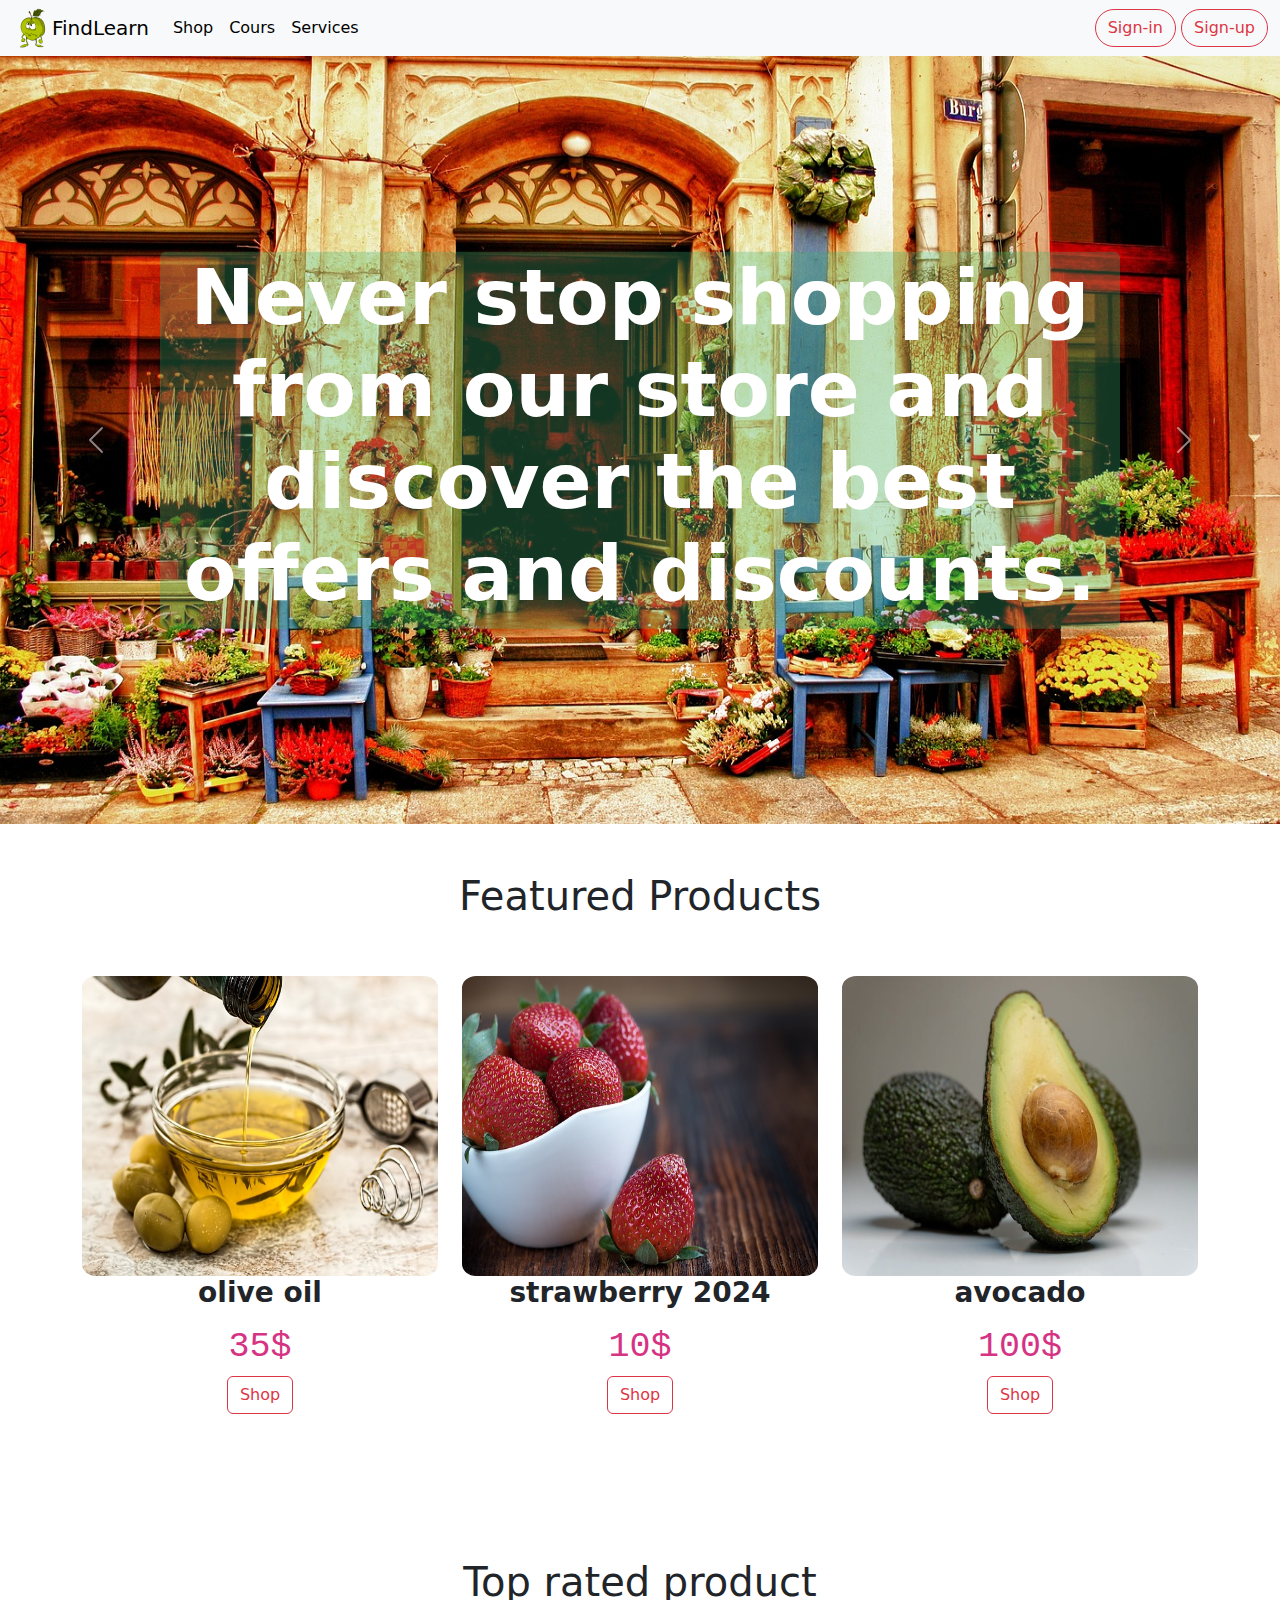
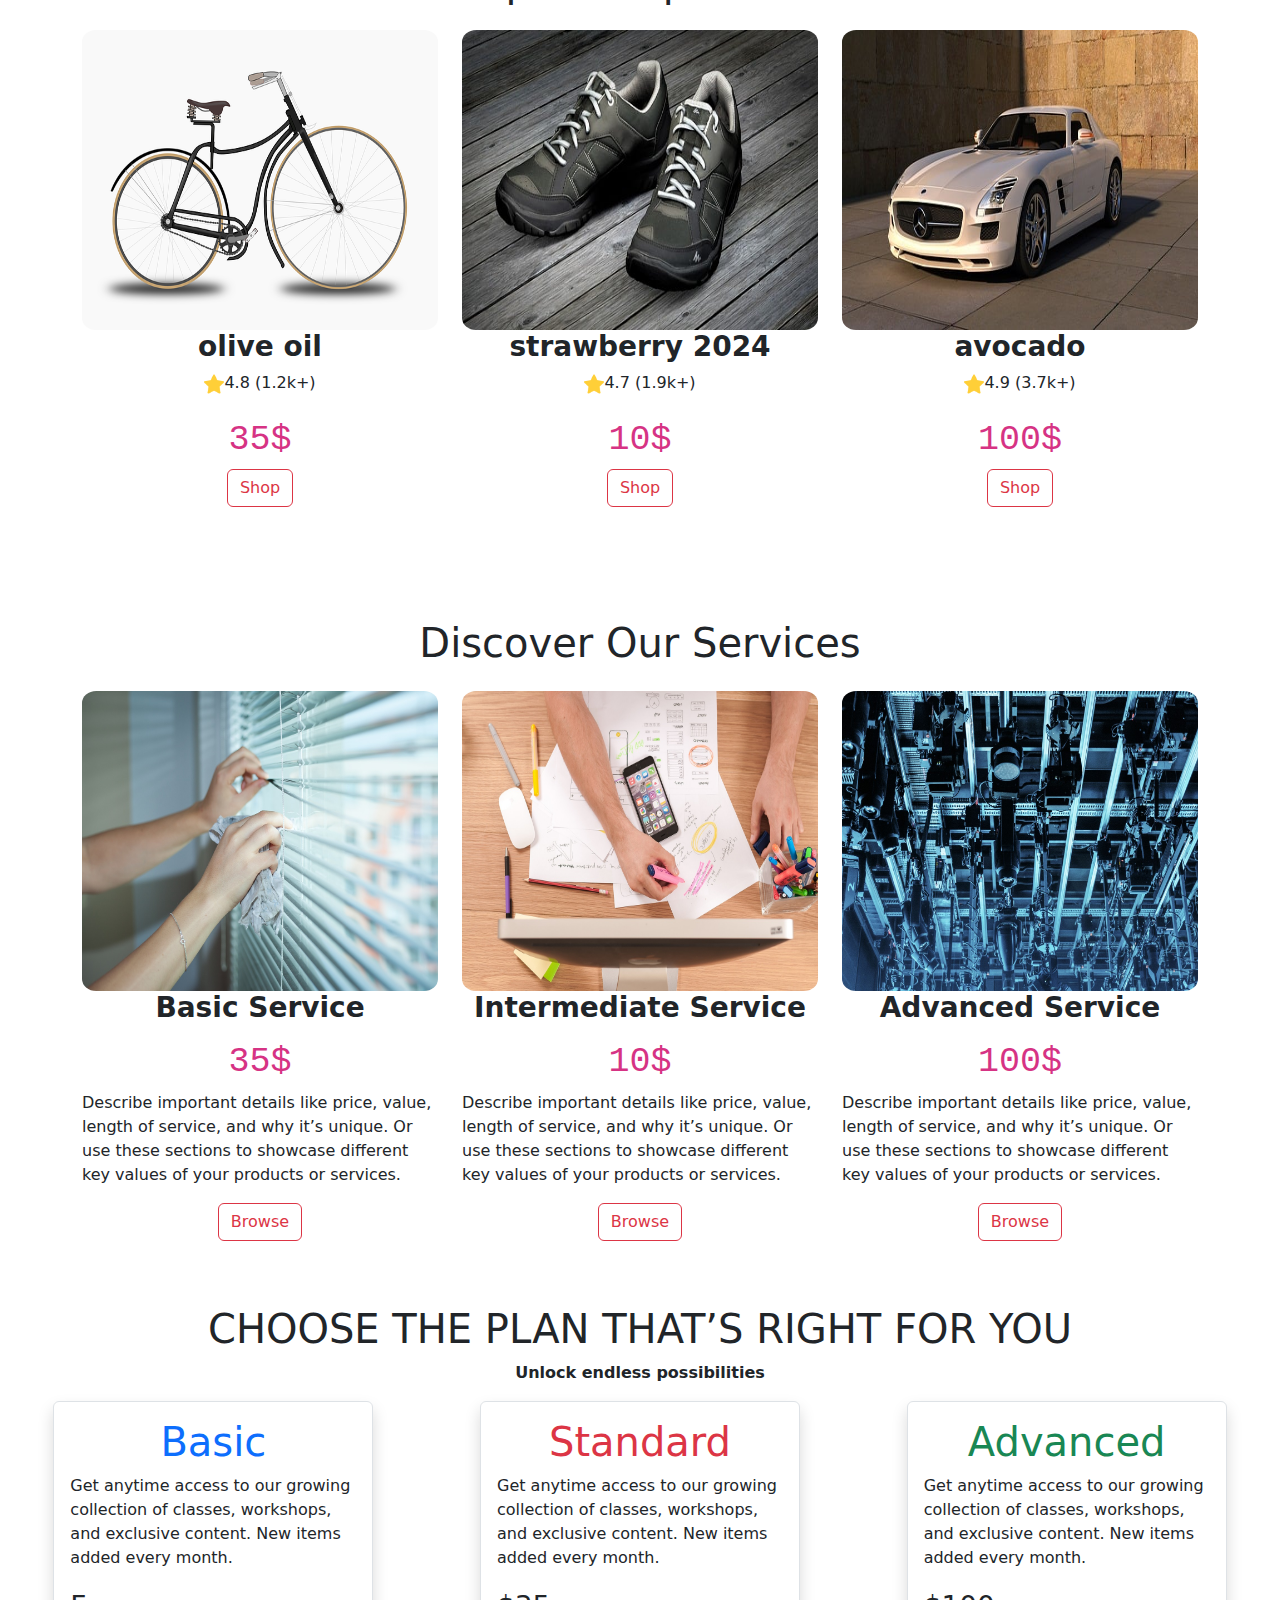
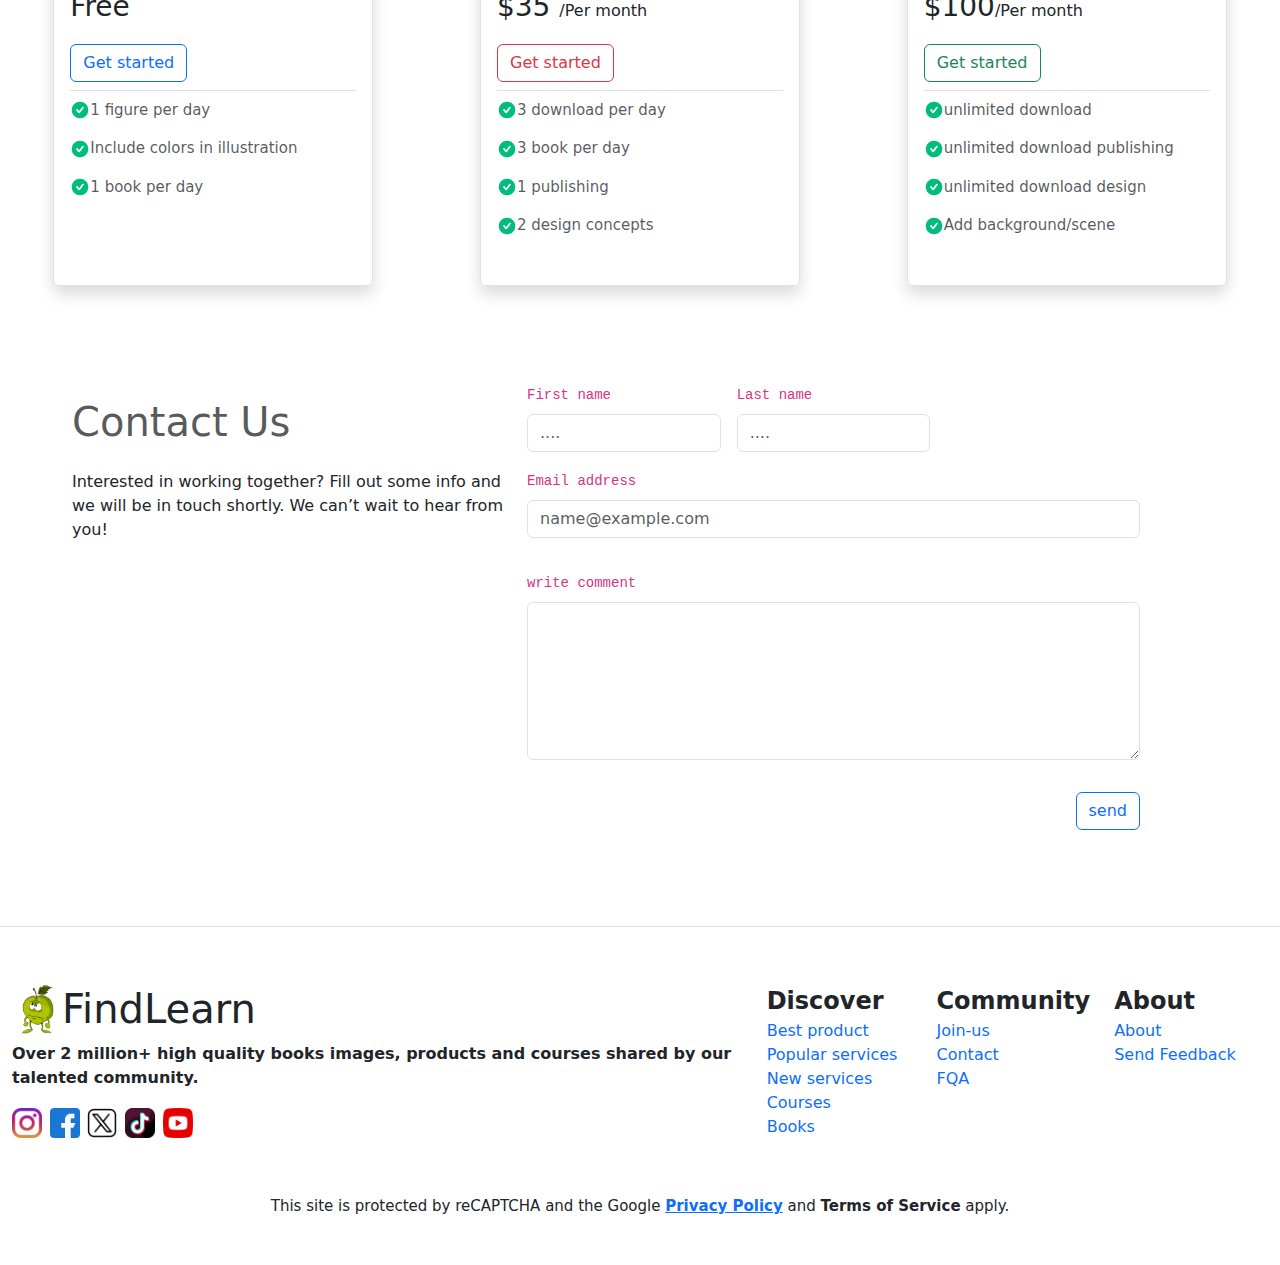
<file: index.html>
<!DOCTYPE html>
<html>
<head>
	<meta charset="utf-8">
	<meta name="viewport" content="width=device-width, initial-scale=1">
	<title>business web site</title>
	<link href="https://cdn.jsdelivr.net/npm/bootstrap@5.3.3/dist/css/bootstrap.min.css" rel="stylesheet" integrity="sha384-QWTKZyjpPEjISv5WaRU9OFeRpok6YctnYmDr5pNlyT2bRjXh0JMhjY6hW+ALEwIH" crossorigin="anonymous">
</head>
<body>

	<div class="">
		

		<nav class="navbar navbar-expand-lg bg-body-tertiary">
			  <div class="container-fluid"><img src="assets/logo/one.png" alt="Logo" width="40" height="40" class="d-inline-block align-text-top">
			    <a class="navbar-brand" href="/index.html">FindLearn</a>
			    <button class="navbar-toggler" type="button" data-bs-toggle="collapse" data-bs-target="#navbarScroll" aria-controls="navbarScroll" aria-expanded="false" aria-label="Toggle navigation">
			      <span class="navbar-toggler-icon"></span>
			    </button>
			    <div class="collapse navbar-collapse" id="navbarScroll">
			      <ul class="navbar-nav me-auto my-2 my-lg-0 navbar-nav-scroll" style="--bs-scroll-height: 100px;">
			        <li class="nav-item">
			          <a class="nav-link active" aria-current="page" href="/html/shop.html">Shop</a>
			        </li>
			        <li class="nav-item">
			          <a class="nav-link active active" href="/html/courses.html">Cours</a>
			        </li>
			        <li class="nav-item">
			          <a class="nav-link active" href="/html/services.html" aria-disabled="true">Services</a>
			        </li>
			      </ul>
			      <div class="flex">
			      	<a href="/html/signin.html" class="btn btn-outline-danger" style="border-radius:30px" type="submit">Sign-in</a>
			      	<a href="/html/signup.html" class="btn btn-outline-danger" style="border-radius:30px" type="submit">Sign-up</a>
			      </div>
			    </div>
			</div>
		</nav>




		<div id="carouselExampleAutoplaying" class="carousel slide" data-bs-ride="carousel">
		  <div class="carousel-inner">
		    <div class="carousel-item position-relative  active">
		      <img style="height:60vw" src="assets/pics/shop-01.jpg" class="d-block w-100" alt="...">
				<div class="rounded position-absolute top-50 start-50 translate-middle w-75" style="background-color:rgba(60, 179, 113, 0.3)">
					<h1  class="fw-bold text-white text-center" style="font-size:6vw">Never stop shopping from our store and discover the best offers and discounts.</h1>
				</div>
		    </div>
		    <div class="carousel-item position-relative   ">
		      <img style="height:60vw" src="assets/pics/courses-01.jpg" class="d-block w-100" alt="...">
				<div class="rounded position-absolute top-50 start-50 translate-middle w-75" style="background-color:rgba(228, 49, 141, 0.3)">
					<h1  class="fw-bold text-white text-center" style="font-size:6vw">Never stop learning, discover courses, books and more.</h1>
				</div>
		    </div>
		    <div class="carousel-item">
		      <img style="height:60vw" src="assets/pics/services-01.jpg" class="d-block w-100" alt="...">
				<div class="rounded position-absolute top-50 start-50 translate-middle w-75" style="background-color:rgba(239, 9, 4, 0.3)">
					<h1  class="fw-bold text-white text-center" style="font-size:6vw">The way to launch a business or a creative project.</h1>
				</div>
		    </div>
		  </div>
		  <button class="carousel-control-prev" type="button" data-bs-target="#carouselExampleAutoplaying" data-bs-slide="prev">
		    <span class="carousel-control-prev-icon" aria-hidden="true"></span>
		    <span class="visually-hidden">Previous</span>
		  </button>
		  <button class="carousel-control-next" type="button" data-bs-target="#carouselExampleAutoplaying" data-bs-slide="next">
		    <span class="carousel-control-next-icon" aria-hidden="true"></span>
		    <span class="visually-hidden">Next</span>
		  </button>
		</div>

		<div class="container py-5">
			<h1 class="fs-1 text-center" >Featured Products</h1>
			<div class="d-flex row">
				<div class="d-flex flex-column col-12 col-lg-4  align-items-center py-5 container">
					<img class="img-fluid" style="border-radius:4%; height:300px; " src="assets/pics/olive.jpg" />
					<h3><strong>olive oil</strong></h3>
					<h1><code>35$</code></h1>
					<button class="btn btn-outline-danger">Shop</button>
				</div>
				<div class="d-flex flex-column col-12 col-lg-4  align-items-center py-5 container">
					<img class="img-fluid" style="border-radius:4%; height:300px; " src="assets/pics/strawberry.jpg" />
					<h3><strong>strawberry 2024</strong></h3>
					<h1><code>10$</code></h1>
					<button class="btn btn-outline-danger">Shop</button>
				</div>
				<div class="d-flex flex-column col-12 col-lg-4  align-items-center py-5 container">
					<img class="img-fluid" style="border-radius:4%; height:300px; " src="assets/pics/avocado.jpg" />
					<h3><strong>avocado</strong></h3>
					<h1><code>100$</code></h1>
					<button class="btn btn-outline-danger">Shop</button>
				</div>
			</div>
		</div>


		<div class="container py-5">
			<h1 class="fs-1 text-center" >Top rated product</h1>
			<div class="d-flex row justify-content-between">
				<div class="container d-flex flex-column col-12 col-lg-4 align-items-center py-3">
					<img class="img-fluid" style="border-radius:4%; height:300px; " src="assets/pics/bike.png" />
					<h3><strong>olive oil</strong></h3>
					<p><img style="width:20px; height:20px " src="assets/pics/star.png">4.8 (1.2k+)</p>
					<h1><code>35$</code></h1>
					<button class="btn btn-outline-danger">Shop</button>
				</div>
				<div class=" container d-flex flex-column col-12 col-lg-4 align-items-center py-3">
					<img class="img-fluid" style="border-radius:4%; height:300px; " src="assets/pics/shoes.jpg" />
					<h3><strong>strawberry 2024</strong></h3>
					<p><img style="width:20px; height:20px " src="assets/pics/star.png">4.7 (1.9k+)</p>
					<h1><code>10$</code></h1>
					<button class="btn btn-outline-danger">Shop</button>
				</div>
				<div class=" container d-flex flex-column col-12 col-lg-4 align-items-center py-3">
					<img class="img-fluid" style="border-radius:4%; height:300px; " src="assets/pics/car.jpg" />
					<h3><strong>avocado</strong></h3>
					<p><img style="width:20px; height:20px " src="assets/pics/star.png">4.9 (3.7k+)</p>
					<h1><code>100$</code></h1>
					<button class="btn btn-outline-danger">Shop</button>
				</div>
			</div>
		</div>



		<div class="container py-5">
			<h1 class="fs-1 text-center" >Discover Our Services</h1>
			<div class="d-flex row justify-content-between">
				<div class="container d-flex flex-column col-12 col-lg-4 align-items-center py-3">
					<img class="img-fluid" style="border-radius:4%; height:300px; " src="assets/pics/basic.jpg" />
					<h3><strong>Basic Service</strong></h3>
					<h1><code>35$</code></h1>
					<p>Describe important details like price, value, length of service, and why it’s unique. Or use these sections to showcase different key values of your products or services.</p>
					<button class="btn btn-outline-danger">Browse</button>
				</div>
				<div class="container d-flex flex-column col-12 col-lg-4 align-items-center py-3">
					<img class="img-fluid" style="border-radius:4%; height:300px; " src="assets/pics/intermediate.jpg" />
					<h3><strong>Intermediate Service</strong></h3>
					<h1><code>10$</code></h1>
					<p>Describe important details like price, value, length of service, and why it’s unique. Or use these sections to showcase different key values of your products or services.</p>
					<button class="btn btn-outline-danger">Browse</button>
				</div>
				<div class="container d-flex flex-column col-12 col-lg-4 align-items-center py-3">
					<img class="img-fluid" style="border-radius:4%; height:300px; " src="assets/pics/advanced.jpg" />
					<h3><strong>Advanced Service</strong></h3>
					<h1><code>100$</code></h1>
					<p>Describe important details like price, value, length of service, and why it’s unique. Or use these sections to showcase different key values of your products or services.</p>
					<button class="btn btn-outline-danger">Browse</button>
				</div>
			</div>
		</div>


		<div class="container-fluid">
			<h1 class="text-center">CHOOSE THE PLAN THAT’S RIGHT FOR YOU</h1>
			<p class="text-center"><strong>Unlock endless possibilities</strong></p>
			<div class="d-flex row justify-content-around">
				<div class="rounded shadow p-3 mx-0 border  col-12 col-lg-3">
					<h1 class="text-primary text-center">Basic</h1>
					<p >Get anytime access to our growing collection of classes, workshops, and exclusive content. New items added every month.</p>
					<p><span class="fs-3">Free </span></p>
					<button class="btn btn-outline-primary">Get started</button>
					<div class="border-top py-2 my-2">
						<p style="font-size:15px"  class="text-body-secondary d-flex align-items-center" ><img style="height:20px; width:20px; " src="assets/pics/done.png"> 1 figure per day</p>
						<p style="font-size:15px"  class="text-body-secondary d-flex align-items-center" ><img style="height:20px; width:20px; " src="assets/pics/done.png"> Include colors in illustration</p>
						<p style="font-size:15px"  class="text-body-secondary d-flex align-items-center" ><img style="height:20px; width:20px; " src="assets/pics/done.png"> 1 book per day</p>
					</div>
				</div>


				<div class=" rounded shadow p-3 mx-0 border  col-12 col-lg-3">
					<h1 class="text-danger text-center">Standard</h1>
					<p >Get anytime access to our growing collection of classes, workshops, and exclusive content. New items added every month.</p>
					<p><span class="fs-3">$35 </span>/Per month</p>
					<button class="btn btn-outline-danger">Get started</button>
					<div class="border-top  py-2 my-2">
						<p style="font-size:15px"  class="text-body-secondary d-flex align-items-center" ><img style="height:20px; width:20px; " src="assets/pics/done.png"> 3 download per day</p>
						<p style="font-size:15px"  class="text-body-secondary d-flex align-items-center" ><img style="height:20px; width:20px; " src="assets/pics/done.png"> 3 book per day</p>
						<p style="font-size:15px"  class="text-body-secondary d-flex align-items-center" ><img style="height:20px; width:20px; " src="assets/pics/done.png"> 1 publishing</p>
						<p style="font-size:15px"  class="text-body-secondary d-flex align-items-center" ><img style="height:20px; width:20px; " src="assets/pics/done.png"> 2 design concepts</p>
					</div>
				</div>


				<div class=" rounded shadow p-3 mx-0 border  col-12 col-lg-3">
					<h1 class="text-success text-center">Advanced</h1>
					<p >Get anytime access to our growing collection of classes, workshops, and exclusive content. New items added every month.</p>
					<p><span class="fs-3">$100</span>/Per month</p>
					<button class="btn btn-outline-success">Get started</button>
					<div class="border-top  py-2 my-2">
						<p style="font-size:15px"  class="text-body-secondary d-flex align-items-center" ><img style="height:20px; width:20px; " src="assets/pics/done.png"> unlimited download</p>
						<p style="font-size:15px"  class="text-body-secondary d-flex align-items-center" ><img style="height:20px; width:20px; " src="assets/pics/done.png"> unlimited download publishing</p>
						<p style="font-size:15px"  class="text-body-secondary d-flex align-items-center" ><img style="height:20px; width:20px; " src="assets/pics/done.png"> unlimited download design</p>
						<p style="font-size:15px"  class="text-body-secondary d-flex align-items-center" ><img style="height:20px; width:20px; " src="assets/pics/done.png"> Add background/scene</p>
					</div>
				</div>
			</div>
		</div>



		<div class="container m-5 py-5" id="contact">
			<div class="row container">
				
				<div class="col-12 col-lg-5">
					<h1 class="text-body-secondary py-3">Contact Us</h1>
					<p>Interested in working together? Fill out some info and we will be in touch shortly. We can’t wait to hear from you!</p>
				</div>
				<div class="col-12 col-lg-7">
					


					<form class="row g-3 needs-validation" novalidate>
					  <div class="col-md-4 position-relative">
					    <label for="validationTooltip01" class="form-label"><code>First name</code></label>
					    <input type="text" class="form-control" id="validationTooltip01" placeholder="...." value="" required>
					    <div class="valid-tooltip">
					      Looks good!
					    </div>
					  </div>
					  <div class="col-md-4 position-relative">
					    <label for="validationTooltip02" class="form-label"><code>Last name</code> </label>
					    <input type="text" class="form-control" id="validationTooltip02" placeholder="...." value="" required>
					    <div class="valid-tooltip">
					      Looks good!
					    </div>
					  </div>

					<div class="mb-3">
					  <label for="exampleFormControlInput1" class="form-label"><code>Email address</code> </label>
					  <input type="email" class="form-control" id="exampleFormControlInput1" placeholder="name@example.com" required>
					</div>
					<div class="mb-3">
					  <label for="exampleFormControlTextarea1" class="form-label"><code>write comment</code> </label>
					  <textarea class="form-control" id="exampleFormControlTextarea1" rows="6" required></textarea>
					</div>

					  <div class="col-12 text-end ">
					    <button class="btn btn-outline-primary" type="submit">send</button>
					  </div>
					</form>

				</div>
			</div>
		</div>




		<div class="container-fluid my-5  border-top">
			<div class="row my-5">
				<div class="container d-flex flex-column col-x-12 col-lg-7 justify-content-around ">
					<div>
						<h1 class="d-flex align-items-center"> <img src="assets/logo/one.png" alt="Logo" width="50" height="50" class="d-inline-block align-text-top"> FindLearn</h1>
						<strong>Over 2 million+ high quality books images, products and courses shared by our talented community.</strong>
					</div>
					<div class="w-25 d-flex justify-content-between" >
						<a href="https://www.instagram.com/" target="_blank"><img style="height:30px; width:30px" src="assets/pics/instagram.png"></a>
						<a href="https://web.facebook.com" target="_blank"><img style="height:30px; width:30px" src="assets/pics/facebook.png"></a>
						<a href="https://x.com" target="_blank"><img style="height:30px; width:30px" src="assets/pics/twitter.png"></a>
						<a href="https://www.tiktok.com" target="_blank"><img style="height:30px; width:30px" src="assets/pics/tiktok.png"></a>
						<a href="https://www.youtube.com" target="_blank"><img style="height:30px; width:30px" src="assets/pics/youtube.png"></a>
					</div>
				</div>
				<div class="container d-flex col-x-12 col-lg-5 justify-content-center p-2">
					<div class=" container d-flex flex-column">
						<strong class="fs-4">Discover</strong>
						<a class="link-offset-2 link-underline link-underline-opacity-0 link-primary" href="/vidAI/html/shop.html#shop">Best product</a>
						<a class="link-offset-2 link-underline link-underline-opacity-0 link-primary"  href="/vidAI/html/services.html#popular">Popular services</a>
						<a class="link-offset-2 link-underline link-underline-opacity-0 link-primary"  href="/vidAI/html/services.html#new">New services</a>
						<a class="link-offset-2 link-underline link-underline-opacity-0 link-primary"  href="/vidAI/html/courses.html#courses">Courses</a>
						<a class="link-offset-2 link-underline link-underline-opacity-0 link-primary"  href="/vidAI/html/signup.html">Books</a>
					</div>
					<div class="container d-flex flex-column">
						<strong class="fs-4">Community</strong>
						<a  class="link-offset-2 text-start link-underline link-underline-opacity-0 link-primary"  href="/vidAI/html/signup.html">Join-us</a>
						<a class="link-offset-2 link-underline link-underline-opacity-0 link-primary"  href="/vidAI/index.html#contact">Contact</a>
						<a class="link-offset-2 link-underline link-underline-opacity-0 link-primary"  href="/vidAI/html/courses.html#fqa">FQA</a>
					</div>
					<div class="container d-flex flex-column">
						<strong class="fs-4">About</strong>
						<a class="link-offset-2 link-underline link-underline-opacity-0 link-primary"  href="/vidAI/index.html#contact">About</a>
						<a class="link-offset-2 link-underline link-underline-opacity-0 link-primary"  href="/vidAI/index.html#contact">Send Feedback</a>
					</div>
				</div>
			</div>
			<div class="text-center" >
				<p style="font-size:15px">
					This site is protected by reCAPTCHA and the Google <strong><a href="/vidAI/html/privacy.html">Privacy Policy</a></strong> and <strong>Terms of Service</strong> apply.
				</p>
			</div>
		</div>



	</div>

	<script src="https://cdn.jsdelivr.net/npm/bootstrap@5.3.3/dist/js/bootstrap.bundle.min.js" integrity="sha384-YvpcrYf0tY3lHB60NNkmXc5s9fDVZLESaAA55NDzOxhy9GkcIdslK1eN7N6jIeHz" crossorigin="anonymous"></script>
</body>
</html>
</file>
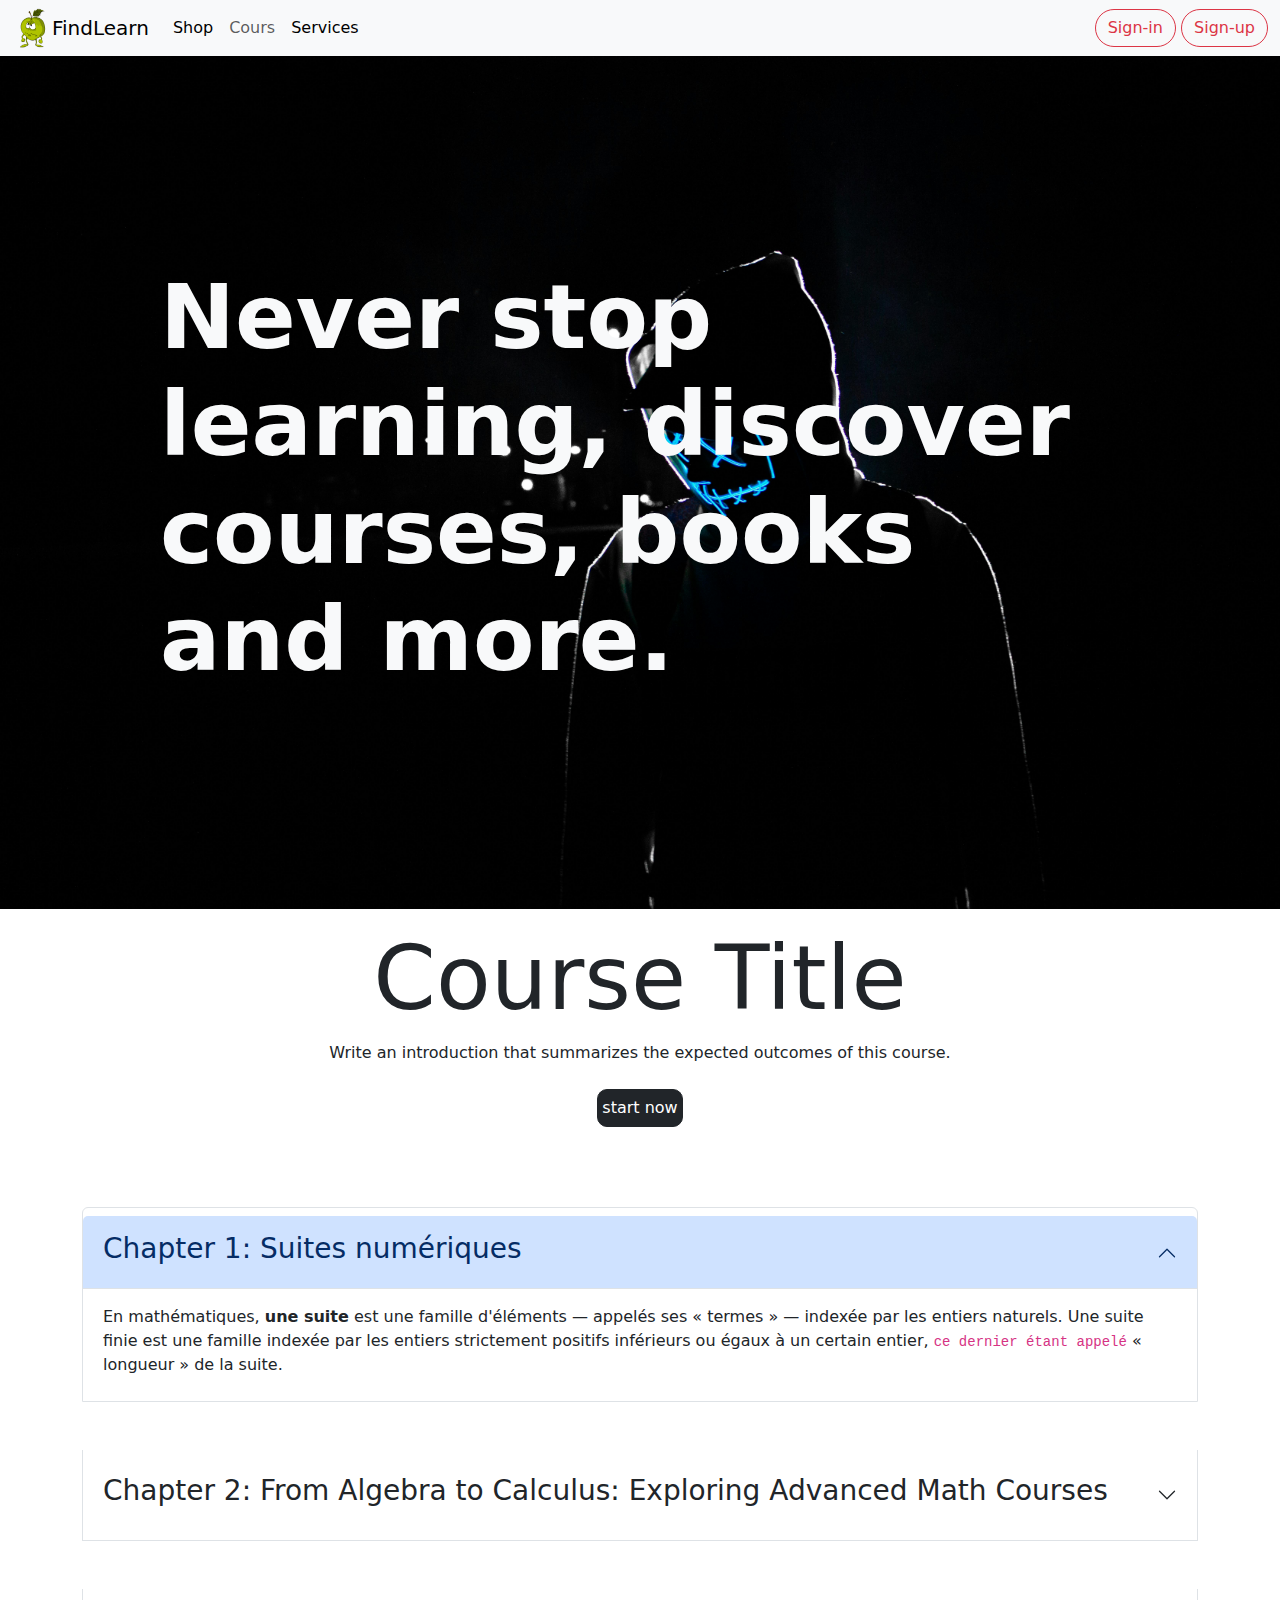
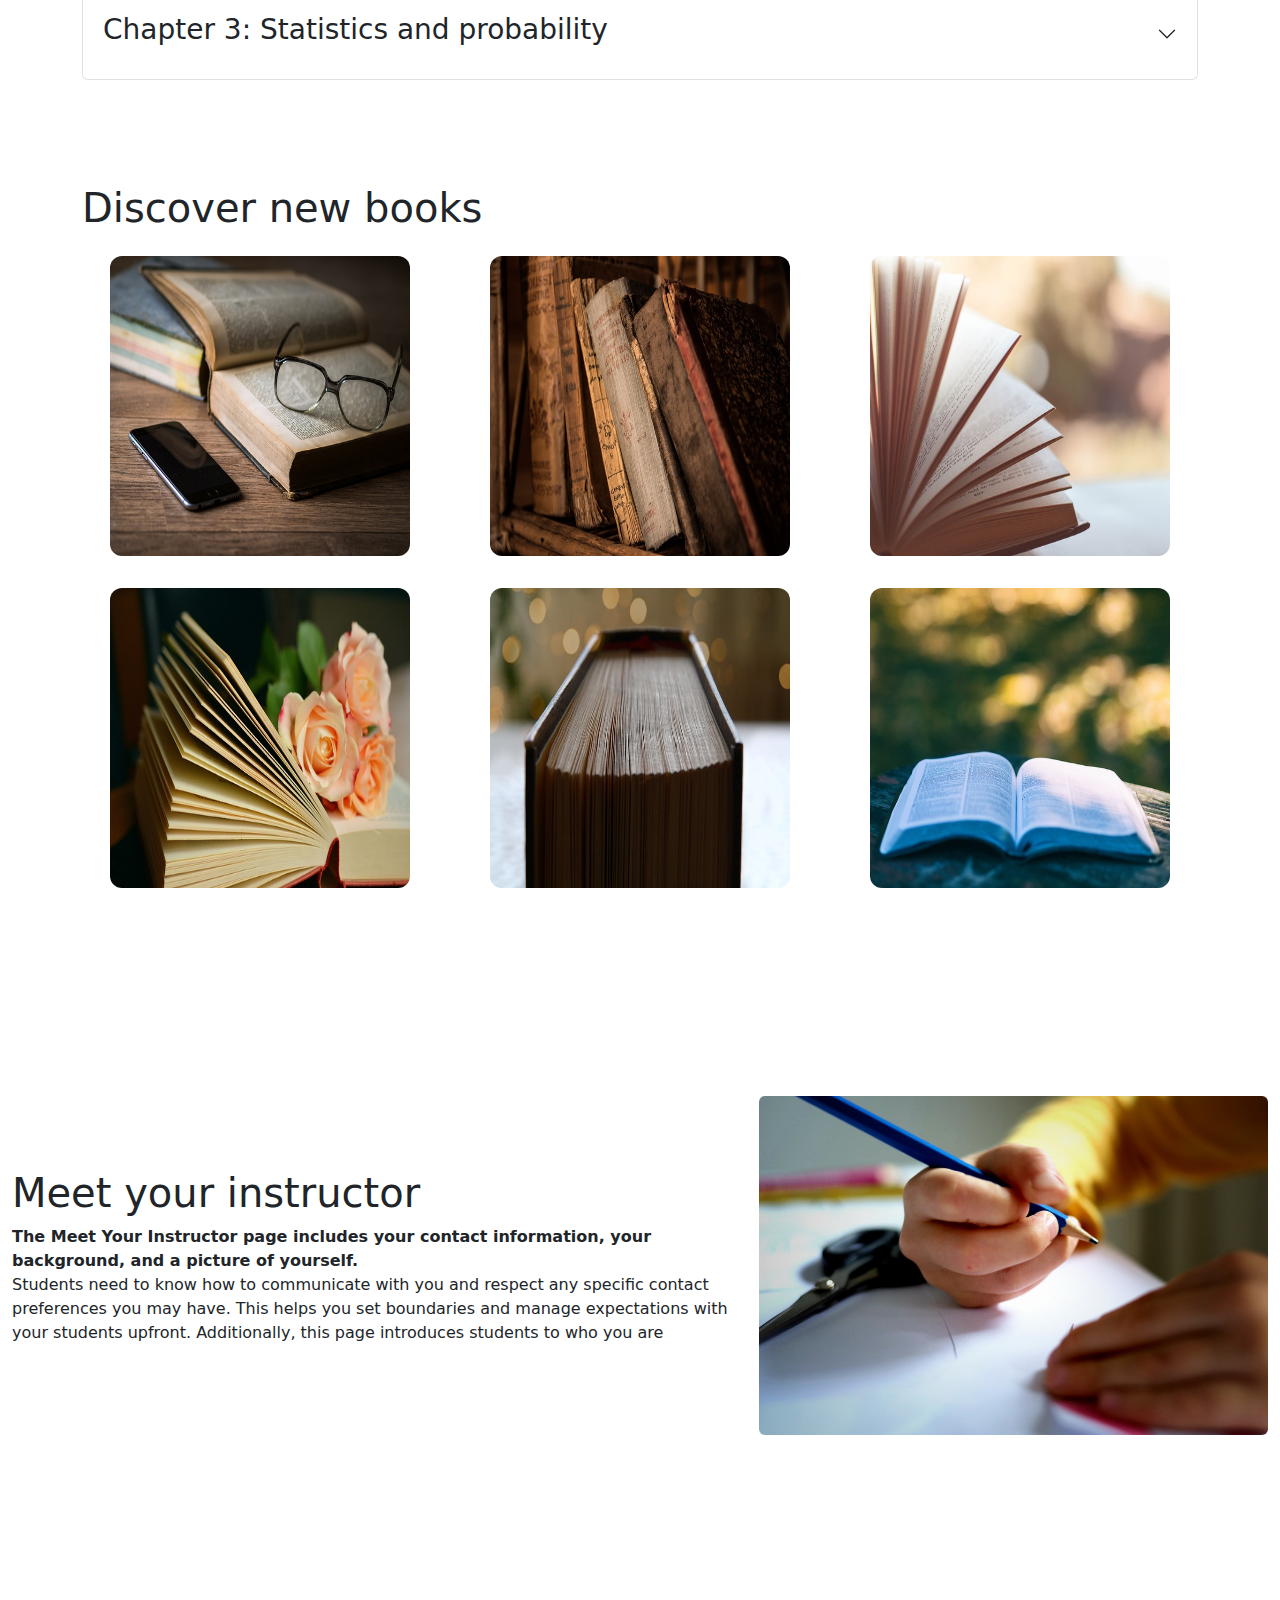
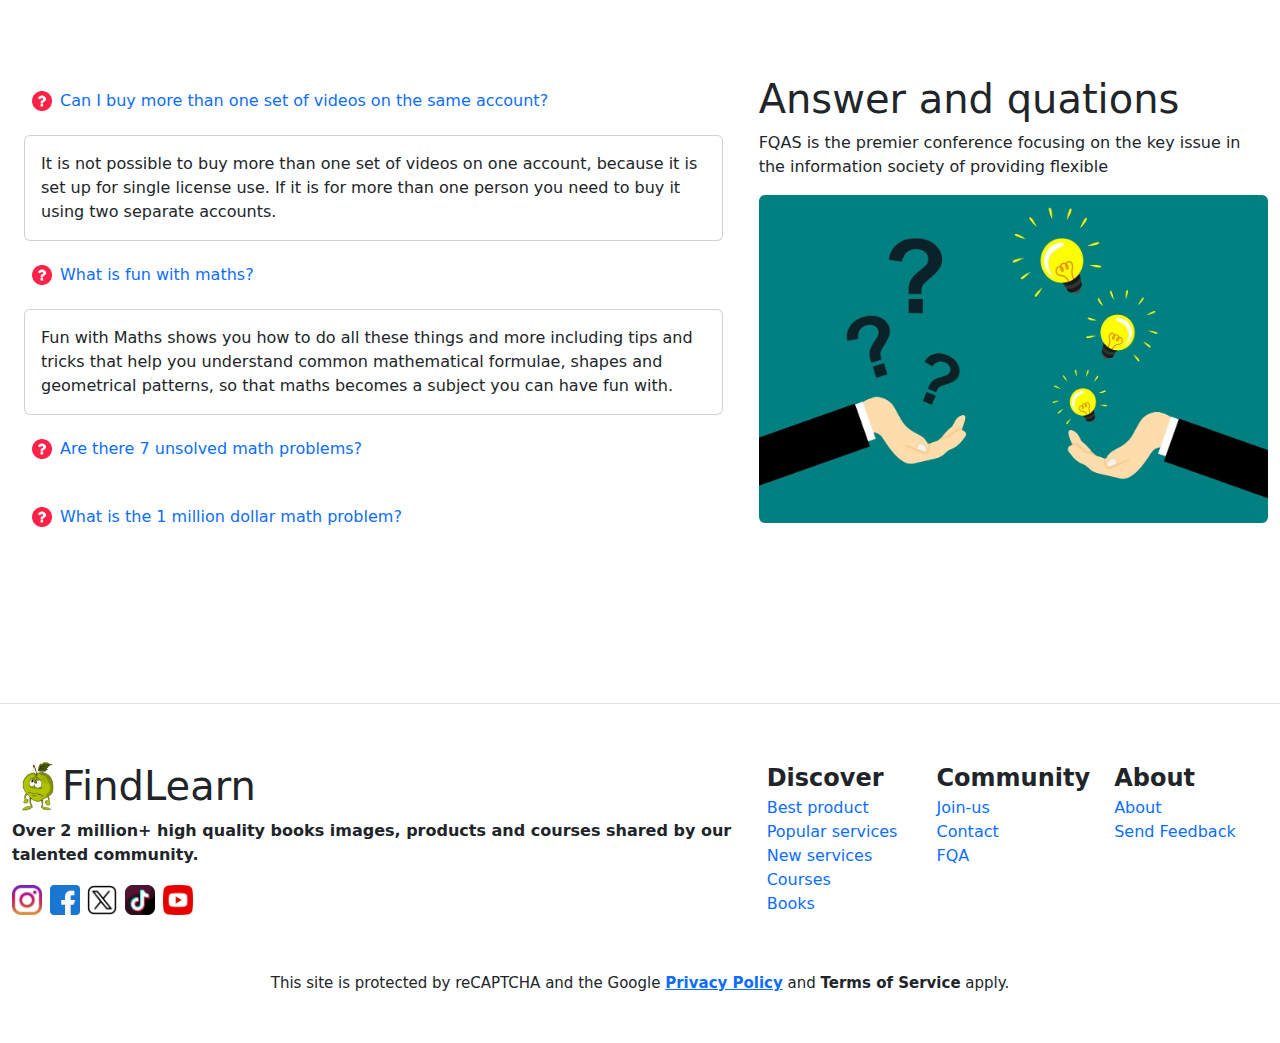
<file: html/courses.html>
<!DOCTYPE html>
<html>
<head>
	<meta charset="utf-8">
	<meta name="viewport" content="width=device-width, initial-scale=1">
	<title>Courses | +1000 books</title>
	<link href="https://cdn.jsdelivr.net/npm/bootstrap@5.3.3/dist/css/bootstrap.min.css" rel="stylesheet" integrity="sha384-QWTKZyjpPEjISv5WaRU9OFeRpok6YctnYmDr5pNlyT2bRjXh0JMhjY6hW+ALEwIH" crossorigin="anonymous">

	<style type="text/css">
		html, body{
			padding:0px;
			margin:0px;
		}
	</style>

</head>
<body>



	<div class="">

		<nav class="navbar navbar-expand-lg bg-body-tertiary">
			  <div class="container-fluid">
			  	<img src="../assets/logo/one.png" alt="Logo" width="40" height="40" class="d-inline-block align-text-top">
			    <a class="navbar-brand" href="/index.html">FindLearn</a>
			    <button class="navbar-toggler" type="button" data-bs-toggle="collapse" data-bs-target="#navbarScroll" aria-controls="navbarScroll" aria-expanded="false" aria-label="Toggle navigation">
			      <span class="navbar-toggler-icon"></span>
			    </button>
			    <div class="collapse navbar-collapse" id="navbarScroll">
			      <ul class="navbar-nav me-auto my-2 my-lg-0 navbar-nav-scroll" style="--bs-scroll-height: 100px;">
			        <li class="nav-item">
			          <a class="nav-link active" aria-current="page" href="/html/shop.html">Shop</a>
			        </li>
			        <li class="nav-item">
			          <a class="nav-link" href="/html/courses.html">Cours</a>
			        </li>
			        <li class="nav-item">
			          <a class="nav-link active" href="/html/services.html" aria-disabled="true">Services</a>
			        </li>
			      </ul>
			      <div class="flex">
			      	<a href="/html/signin.html" class="btn btn-outline-danger" style="border-radius:30px" type="submit">Sign-in</a>
			      	<a href="/html/signup.html" class="btn btn-outline-danger" style="border-radius:30px" type="submit">Sign-up</a>
			      </div>
			    </div>
			</div>
		</nav>

		<div class="d-flex justify-content-center align-items-center">
			<img src="../assets/pics/learn01.jpg" class="img-fluid" style="height:50%" alt="...">
			<div class="position-absolute text-alert w-75">
				<h1 class="fw-bold text-light" style="font-size:7vw">Never stop learning, discover courses, books and more.</h1>
			</div>
		</div>


		<div class="container py-3">
			<div class=" d-flex align-items-center flex-column justify-content-center" >
				<h1 class="align-self-center" style="font-size:7vw" >Course Title</h1>
				<p>Write an introduction that summarizes the expected outcomes of this course.</p>
			</div>
			<div class=" text-center">
				<a href="#chapter2" class="btn btn-dark px-1 my-2 fs-6" style="border-radius:10px">start now</a>

			</div>
		</div>



		<div class="container py-2" id="courses">

			<div class="accordion" id="accordionPanelsStayOpenExample">
			  <div class="accordion-item my-5 py-2">
			    <h2 class="accordion-header">
			      <button class="accordion-button" type="button" data-bs-toggle="collapse" data-bs-target="#panelsStayOpen-collapseOne" aria-expanded="false" aria-controls="panelsStayOpen-collapseOne">
			        <h3>Chapter 1:  Suites numériques</h3>
			      </button>
			    </h2>
			    <div id="panelsStayOpen-collapseOne" class="accordion-collapse collapse show">
			      <div class="accordion-body">
			        En mathématiques, <strong>une suite</strong>  est une famille d'éléments — appelés ses « termes » — indexée par les entiers naturels. Une suite finie est une famille indexée par les entiers strictement positifs inférieurs ou égaux à un certain entier, <code>ce dernier étant appelé</code> « longueur » de la suite.
			      </div>
			    </div>
			  </div>
			  <div class="accordion-item my-5 py-2">
			    <h2 class="accordion-header">
			      <button class="accordion-button collapsed" type="button" data-bs-toggle="collapse" data-bs-target="#panelsStayOpen-collapseTwo" aria-expanded="false" aria-controls="panelsStayOpen-collapseTwo">
			        <h3 id="chapter2">Chapter 2:  From Algebra to Calculus: Exploring Advanced Math Courses</h3>
			      </button>
			    </h2>
			    <div id="panelsStayOpen-collapseTwo" class="accordion-collapse collapse">
			      <div class="accordion-body">
			      <strong>
			      	Mathematics is a subject that has both practical applications and theoretical concepts.</strong> It is a discipline that builds upon itself, with each new topic building upon the foundation of previous knowledge. For those who have a passion for numbers and <strong>problem-solving</strong>, advancing their math skills can open up a world of exciting opportunities. In this article, we will explore advanced math courses, from algebra to calculus, and how the
			      </div>
			    </div>
			  </div>
			  <div class="accordion-item my-5 py-2">
			    <h2 class="accordion-header">
			      <button class="accordion-button collapsed" type="button" data-bs-toggle="collapse" data-bs-target="#panelsStayOpen-collapseThree" aria-expanded="false" aria-controls="panelsStayOpen-collapseThree">
			        <h3>Chapter 3:  Statistics and probability</h3>
			      </button>
			    </h2>
			    <div id="panelsStayOpen-collapseThree" class="accordion-collapse collapse">
			      <div class="accordion-body">
			      Probability And Statistics are the two important concepts in Maths. Probability is all about chance. Whereas statistics is more about how we handle various data using different techniques. It helps to represent complicated data in a very easy and understandable way.
			      </div>
			    </div>
			  </div>
			</div>

		</div>












		<div class="container py-5" id="newbooks">
			<h1>Discover new books</h1>
			<div class="d-flex row justify-content-between">
				<div class="container d-flex flex-column col-12 col-sm-6 col-lg-4 align-items-center py-3">
					<img class="img-fluid" style="border-radius:4%; height:300px; width:300px " src="../assets/pics/book1.jpg" />
				</div>
				<div class="container d-flex flex-column col-12 col-sm-6 col-lg-4 align-items-center py-3">
					<img class="img-fluid" style="border-radius:4%; height:300px; width:300px " src="../assets/pics/book2.jpg" />
				</div>
				<div class="container d-flex flex-column col-12 col-sm-6 col-lg-4 align-items-center py-3">
					<img class="img-fluid" style="border-radius:4%; height:300px; width:300px " src="../assets/pics/book3.jpg" />
				</div>

				<div class="container d-flex flex-column col-12 col-sm-6 col-lg-4 align-items-center py-3">
					<img class="img-fluid" style="border-radius:4%; height:300px; width:300px " src="../assets/pics/book4.jpg" />
				</div>
				<div class="container d-flex flex-column col-12 col-sm-6 col-lg-4 align-items-center py-3">
					<img class="img-fluid" style="border-radius:4%; height:300px; width:300px " src="../assets/pics/book5.jpg" />
				</div>
				<div class="container d-flex flex-column col-12 col-sm-6 col-lg-4 align-items-center py-3">
					<img class="img-fluid" style="border-radius:4%; height:300px; width:300px " src="../assets/pics/book6.jpg" />
				</div>
			</div>



		</div>











		<div class="container-fluid my-5 py-5 ">
			<div class="row my-5">
				<div class="col-x-12 col-lg-7 d-flex flex-column justify-content-center">
					<h1 class="fs-1" >Meet your instructor</h1>
					<p>
					<strong>The Meet Your Instructor page includes your contact information, your background, and a picture of yourself.</strong><br>
					Students need to know how to communicate with you and respect any specific contact preferences you may have. This helps you set boundaries and manage expectations with your students upfront. Additionally, this page introduces students to who you are
					</p>
				</div>
				<div class="col-x-12 col-lg-5">
					<img class="img-fluid rounded" src="../assets/pics/learn.jpg">
				</div>
			</div>
		</div>


		<div class="container-fluid my-5 py-5 " id="fqa">
			<div class="row my-5">
				<div class="col-x-12 col-lg-7 d-flex flex-column justify-content-center order-1 order-lg-0">
					<div class="container py-2">
						<p class="d-inline-flex gap-1">
						  <a class="fs-6 text-decoration-none d-flex align-items-center" data-bs-toggle="collapse" href="#collapseExample1" role="button" aria-expanded="false" aria-controls="collapseExample1">
						    <img class="m-2" src="../assets/pics/question-mark.png" style="height:20px;width:20px" />  Can I buy more than one set of videos on the same account?
						  </a>
						</p>
						<div class="" id="collapseExample1">
						  <div class="card card-body">
					      It is not possible to buy more than one set of videos on one account, because it is set up for single license use. If it is for more than one person you need to buy it using two separate accounts.
						  </div>
						</div>
					</div>


					<div class="container py-2">
						<p class="d-inline-flex gap-1">
						  <a class="fs-6 text-decoration-none  d-flex align-items-center" data-bs-toggle="collapse" href="#collapseExample2" role="button" aria-expanded="false" aria-controls="collapseExample2">
						    <img class="m-2" src="../assets/pics/question-mark.png" style="height:20px;width:20px" /> What is fun with maths?
						  </a>
						</p>
						<div class="" id="collapseExample2">
						  <div class="card card-body">
						  	Fun with Maths shows you how to do all these things and more including tips and tricks that help you understand common mathematical formulae, shapes and geometrical patterns, so that maths becomes a subject you can have fun with.

						  </div>
						</div>
					</div>

					<div class="container py-2">
						<p class="d-inline-flex gap-1">
						  <a class="fs-6 text-decoration-none  d-flex align-items-center" data-bs-toggle="collapse" href="#collapseExample3" role="button" aria-expanded="false" aria-controls="collapseExample3">
						    <img class="m-2" src="../assets/pics/question-mark.png" style="height:20px;width:20px" /> Are there 7 unsolved math problems?
						  </a>
						</p>
						<div class="collapse" id="collapseExample3">
						  <div class="card card-body">
						  	The Clay Mathematics Institute officially designated the title Millennium Problem for the seven unsolved mathematical problems, the Birch and Swinnerton-Dyer conjecture, Hodge conjecture, Navier–Stokes existence and smoothness, P versus NP problem, Riemann hypothesis, Yang–Mills existence and mass gap, and the Poincaré.

						  </div>
						</div>
					</div>



					<div class="container py-2">
						<p class="d-inline-flex gap-1">
						  <a class="fs-6 text-decoration-none  d-flex align-items-center" data-bs-toggle="collapse" href="#collapseExample4" role="button" aria-expanded="false" aria-controls="collapseExample4">
						    <img class="m-2" src="../assets/pics/question-mark.png" style="height:20px;width:20px" /> What is the 1 million dollar math problem?
						  </a>
						</p>
						<div class="collapse" id="collapseExample4">
						  <div class="card card-body">The Riemann hypothesis, first proposed by German mathematician Bernhard Riemann in 1859, is considered to be one of the hardest and most important unsolved problems of pure mathematics — the study of thinking about maths, rather than applying it to the real world.Aug 19, 2023


						  </div>
						</div>
					</div>

				</div>
				<div class="col-x-12 col-lg-5 order-0 order-lg-1">
					<h1 class="fs-1" >Answer and quations</h1>
					<p>FQAS is the premier conference focusing on the key issue in the information society of providing flexible</p>
					<img class="img-fluid rounded" src="../assets/pics/quations.jpg">
				</div>
			</div>
		</div>





		<div class="container-fluid my-5  border-top">
			<div class="row my-5">
				<div class="container d-flex flex-column col-x-12 col-lg-7 justify-content-around ">
					<div>
						<h1 class="d-flex align-items-center"> <img src="../assets/logo/one.png" alt="Logo" width="50" height="50" class="d-inline-block align-text-top"> FindLearn</h1>
						<strong>Over 2 million+ high quality books images, products and courses shared by our talented community.</strong>
					</div>
					<div class="w-25 d-flex justify-content-between" >
						<a href="https://www.instagram.com/" target="_blank"><img style="height:30px; width:30px" src="../assets/pics/instagram.png"></a>
						<a href="https://web.facebook.com" target="_blank"><img style="height:30px; width:30px" src="../assets/pics/facebook.png"></a>
						<a href="https://x.com" target="_blank"><img style="height:30px; width:30px" src="../assets/pics/twitter.png"></a>
						<a href="https://www.tiktok.com" target="_blank"><img style="height:30px; width:30px" src="../assets/pics/tiktok.png"></a>
						<a href="https://www.youtube.com" target="_blank"><img style="height:30px; width:30px" src="../assets/pics/youtube.png"></a>
					</div>
				</div>
				<div class="container d-flex col-x-12 col-lg-5 justify-content-center p-2">
					<div class=" container d-flex flex-column">
						<strong class="fs-4">Discover</strong>
						<a class="link-offset-2 link-underline link-underline-opacity-0 link-primary" href="/html/shop.html#shop">Best product</a>
						<a class="link-offset-2 link-underline link-underline-opacity-0 link-primary"  href="/html/services.html#popular">Popular services</a>
						<a class="link-offset-2 link-underline link-underline-opacity-0 link-primary"  href="/html/services.html#new">New services</a>
						<a class="link-offset-2 link-underline link-underline-opacity-0 link-primary"  href="/html/courses.html#courses">Courses</a>
						<a class="link-offset-2 link-underline link-underline-opacity-0 link-primary"  href="/html/courses.html#newbooks">Books</a>
					</div>
					<div class="container d-flex flex-column">
						<strong class="fs-4">Community</strong>
						<a  class="link-offset-2 text-start link-underline link-underline-opacity-0 link-primary"  href="/html/signup.html">Join-us</a>
						<a class="link-offset-2 link-underline link-underline-opacity-0 link-primary"  href="/index.html#contact">Contact</a>
						<a class="link-offset-2 link-underline link-underline-opacity-0 link-primary"  href="/html/courses.html#fqa">FQA</a>
					</div>
					<div class="container d-flex flex-column">
						<strong class="fs-4">About</strong>
						<a class="link-offset-2 link-underline link-underline-opacity-0 link-primary"  href="/index.html#contact">About</a>
						<a class="link-offset-2 link-underline link-underline-opacity-0 link-primary"  href="/index.html#contact">Send Feedback</a>
					</div>
				</div>
			</div>
			<div class="text-center" >
				<p style="font-size:15px">
					This site is protected by reCAPTCHA and the Google <strong><a href="/html/privacy.html">Privacy Policy</a></strong> and <strong>Terms of Service</strong> apply.
				</p>
			</div>
		</div>



	
	</div>





	<script src="https://cdn.jsdelivr.net/npm/bootstrap@5.3.3/dist/js/bootstrap.bundle.min.js" integrity="sha384-YvpcrYf0tY3lHB60NNkmXc5s9fDVZLESaAA55NDzOxhy9GkcIdslK1eN7N6jIeHz" crossorigin="anonymous"></script>

</body>
</html>
</file>
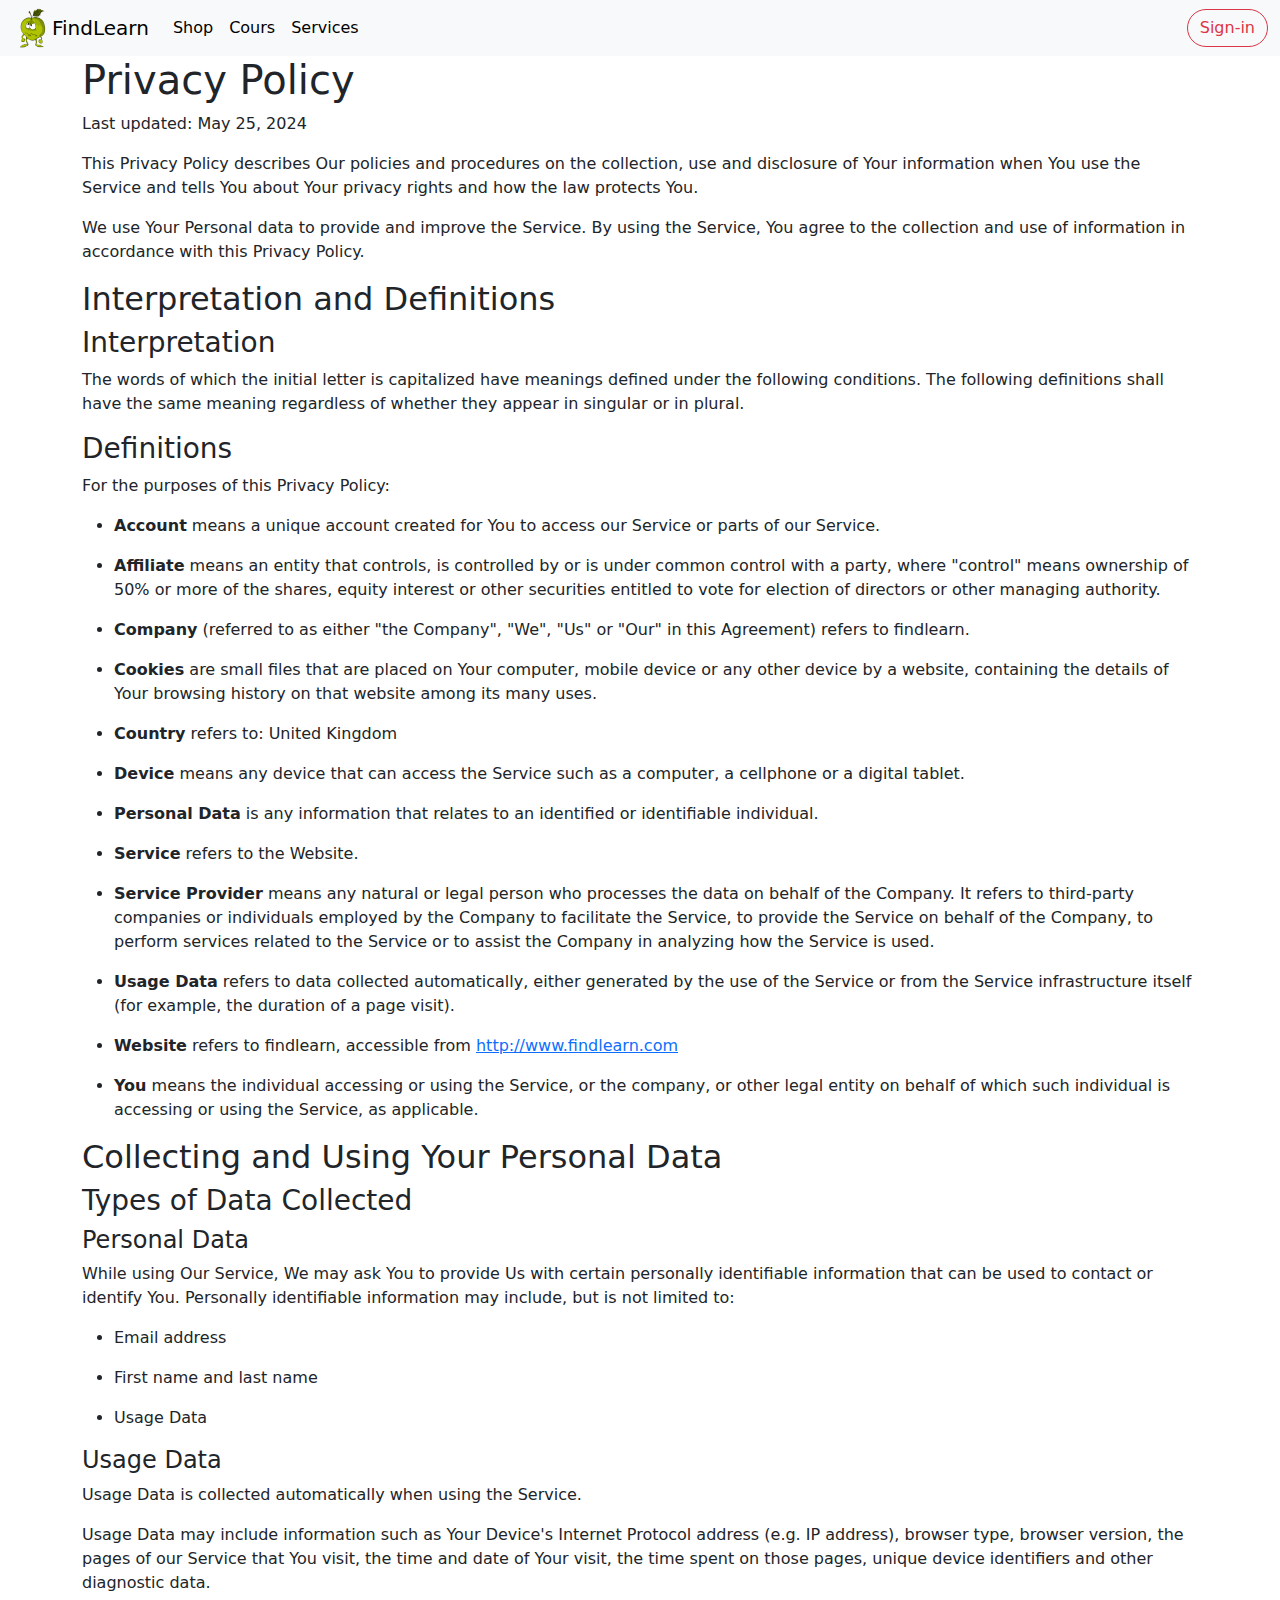
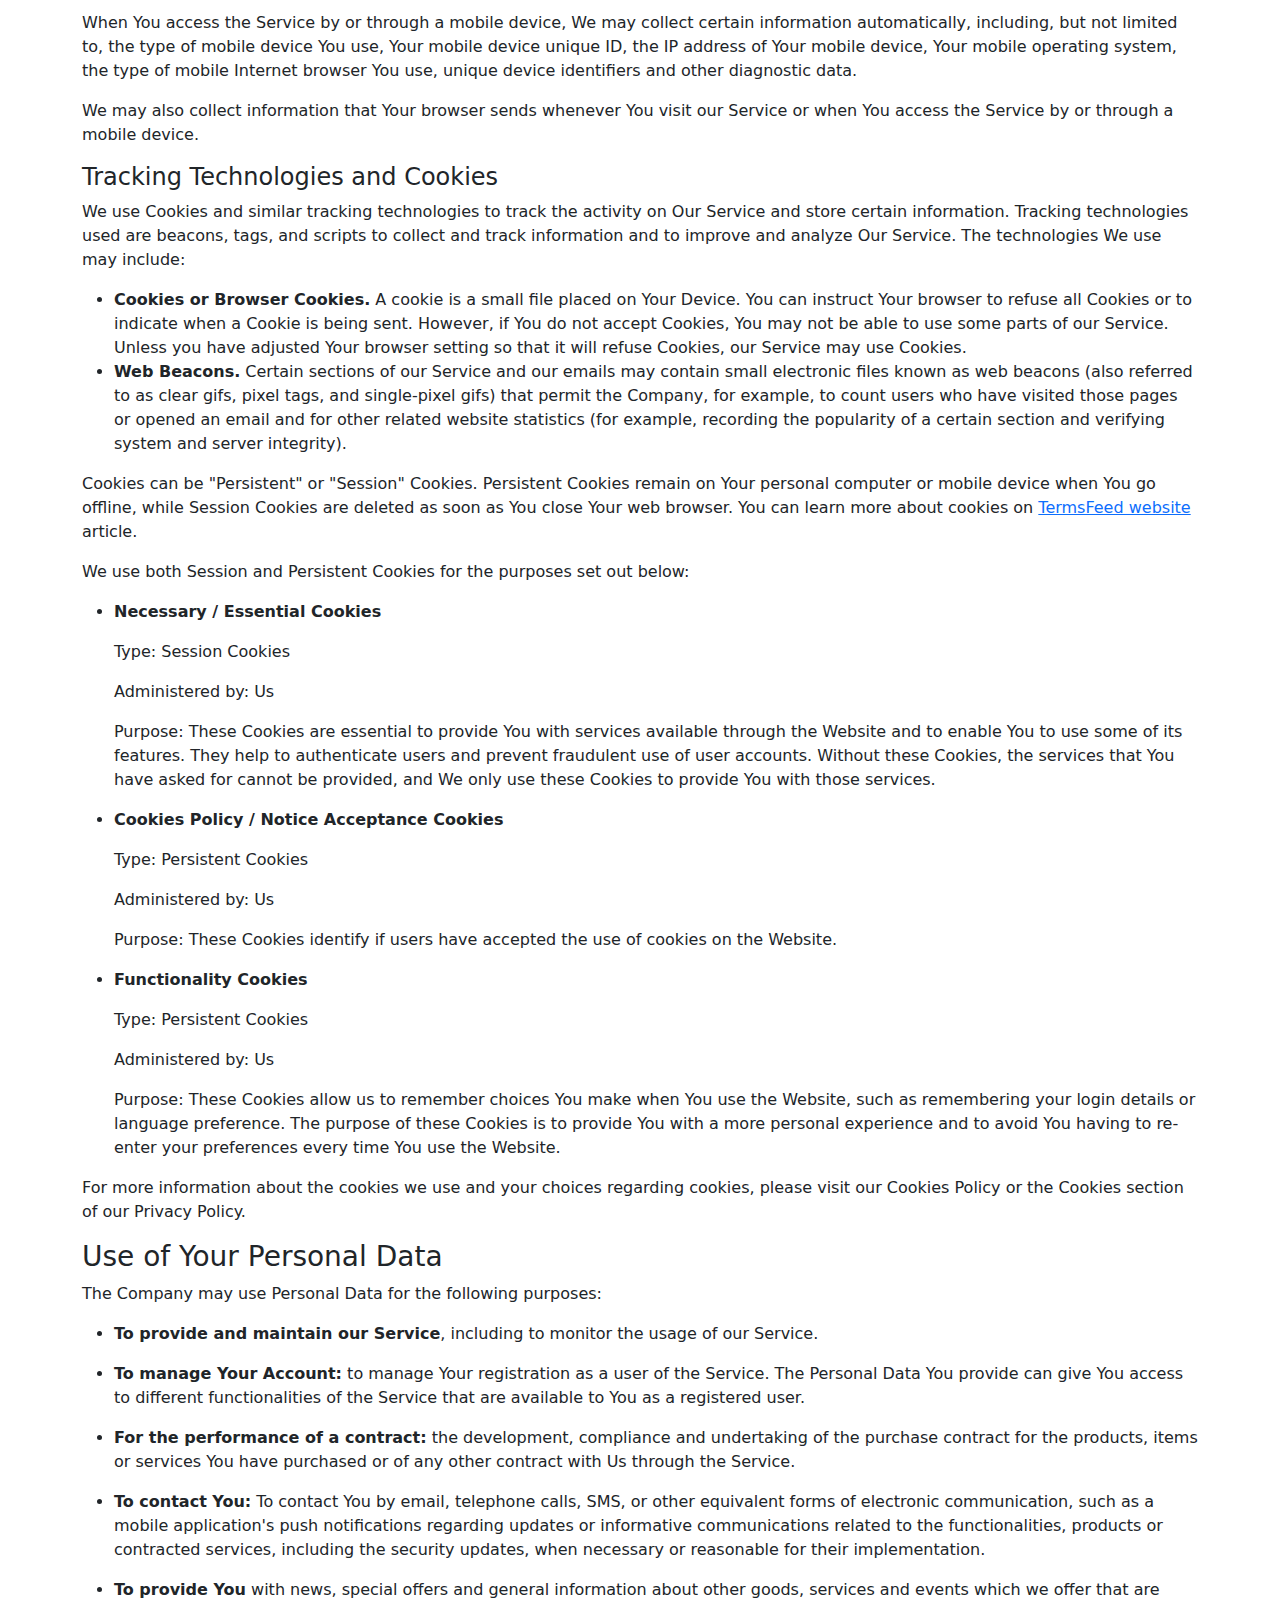
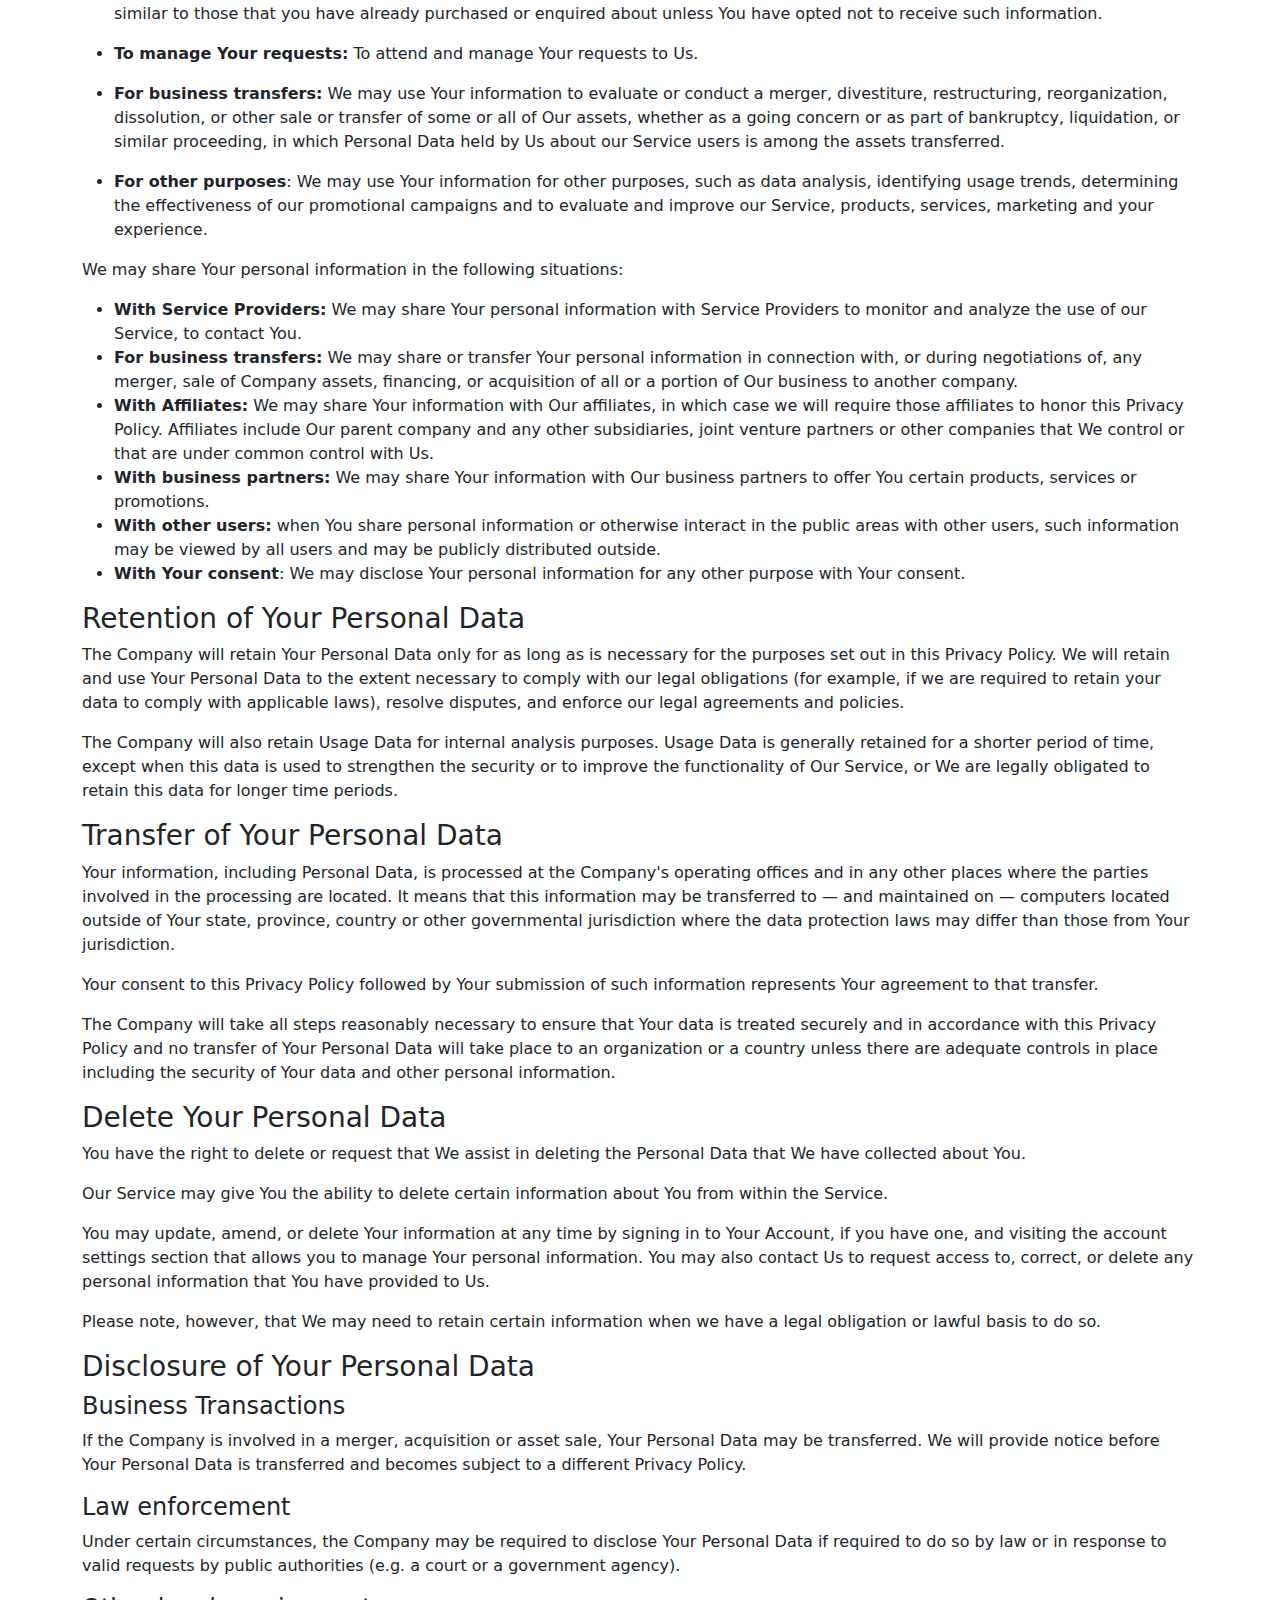
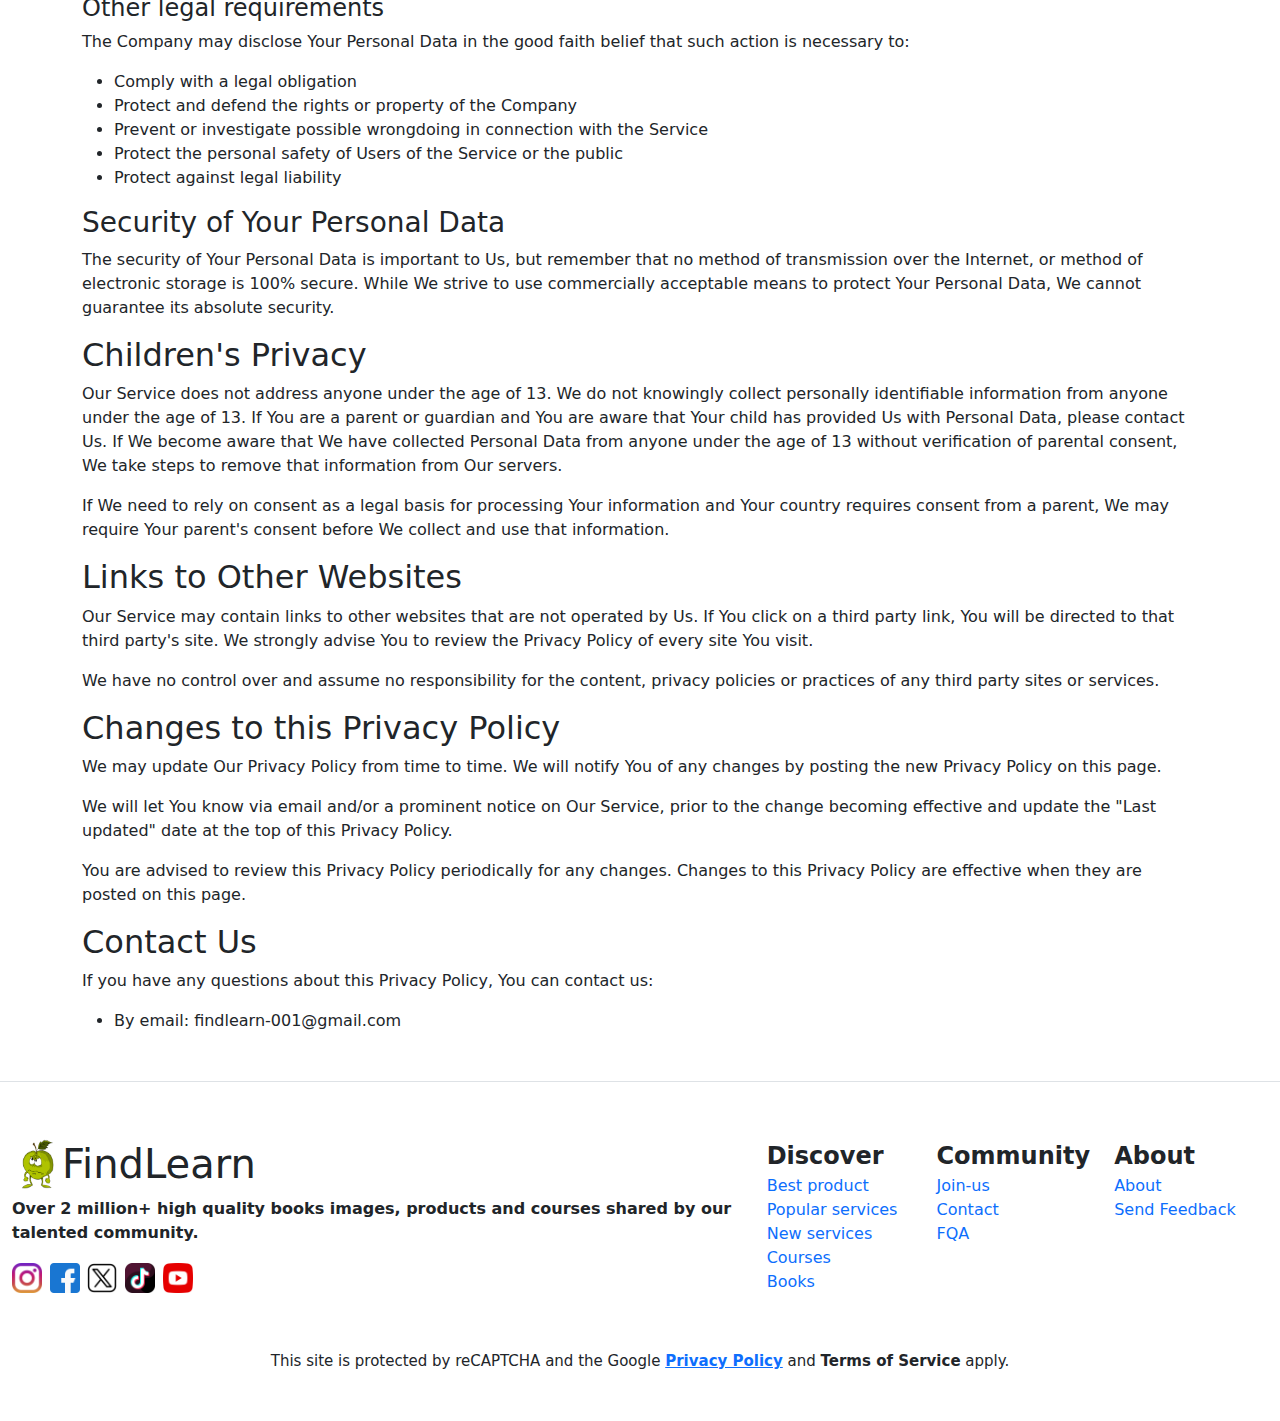
<file: html/privacy.html>
<!DOCTYPE html>
<html>
<head>
	<meta charset="utf-8">
	<meta name="viewport" content="width=device-width, initial-scale=1">
	<title>business web site</title>
	<link href="https://cdn.jsdelivr.net/npm/bootstrap@5.3.3/dist/css/bootstrap.min.css" rel="stylesheet" integrity="sha384-QWTKZyjpPEjISv5WaRU9OFeRpok6YctnYmDr5pNlyT2bRjXh0JMhjY6hW+ALEwIH" crossorigin="anonymous">
</head>
<body>

	<div class="">
		

		<nav class="navbar navbar-expand-lg bg-body-tertiary">
			  <div class="container-fluid"><img src="../assets/logo/one.png" alt="Logo" width="40" height="40" class="d-inline-block align-text-top">
			    <a class="navbar-brand" href="/index.html">FindLearn</a>
			    <button class="navbar-toggler" type="button" data-bs-toggle="collapse" data-bs-target="#navbarScroll" aria-controls="navbarScroll" aria-expanded="false" aria-label="Toggle navigation">
			      <span class="navbar-toggler-icon"></span>
			    </button>
			    <div class="collapse navbar-collapse" id="navbarScroll">
			      <ul class="navbar-nav me-auto my-2 my-lg-0 navbar-nav-scroll" style="--bs-scroll-height: 100px;">
			        <li class="nav-item">
			          <a class="nav-link active" aria-current="page" href="/html/shop.html">Shop</a>
			        </li>
			        <li class="nav-item">
			          <a class="nav-link active " href="/html/courses.html">Cours</a>
			        </li>
			        <li class="nav-item">
			          <a class="nav-link active" href="/html/services.html" aria-disabled="true">Services</a>
			        </li>
			      </ul>
			      <div class="flex">
			      	<a href="/html/signin.html" class="btn btn-outline-danger" style="border-radius:30px" type="submit">Sign-in</a>
			      </div>
			    </div>
			</div>
		</nav>








		<div class="container">
			



			<h1>Privacy Policy</h1>
			<p>Last updated: May 25, 2024</p>
			<p>This Privacy Policy describes Our policies and procedures on the collection, use and disclosure of Your information when You use the Service and tells You about Your privacy rights and how the law protects You.</p>
			<p>We use Your Personal data to provide and improve the Service. By using the Service, You agree to the collection and use of information in accordance with this Privacy Policy.</p>
			<h2>Interpretation and Definitions</h2>
			<h3>Interpretation</h3>
			<p>The words of which the initial letter is capitalized have meanings defined under the following conditions. The following definitions shall have the same meaning regardless of whether they appear in singular or in plural.</p>
			<h3>Definitions</h3>
			<p>For the purposes of this Privacy Policy:</p>
			<ul>
			<li>
			<p><strong>Account</strong> means a unique account created for You to access our Service or parts of our Service.</p>
			</li>
			<li>
			<p><strong>Affiliate</strong> means an entity that controls, is controlled by or is under common control with a party, where &quot;control&quot; means ownership of 50% or more of the shares, equity interest or other securities entitled to vote for election of directors or other managing authority.</p>
			</li>
			<li>
			<p><strong>Company</strong> (referred to as either &quot;the Company&quot;, &quot;We&quot;, &quot;Us&quot; or &quot;Our&quot; in this Agreement) refers to findlearn.</p>
			</li>
			<li>
			<p><strong>Cookies</strong> are small files that are placed on Your computer, mobile device or any other device by a website, containing the details of Your browsing history on that website among its many uses.</p>
			</li>
			<li>
			<p><strong>Country</strong> refers to:  United Kingdom</p>
			</li>
			<li>
			<p><strong>Device</strong> means any device that can access the Service such as a computer, a cellphone or a digital tablet.</p>
			</li>
			<li>
			<p><strong>Personal Data</strong> is any information that relates to an identified or identifiable individual.</p>
			</li>
			<li>
			<p><strong>Service</strong> refers to the Website.</p>
			</li>
			<li>
			<p><strong>Service Provider</strong> means any natural or legal person who processes the data on behalf of the Company. It refers to third-party companies or individuals employed by the Company to facilitate the Service, to provide the Service on behalf of the Company, to perform services related to the Service or to assist the Company in analyzing how the Service is used.</p>
			</li>
			<li>
			<p><strong>Usage Data</strong> refers to data collected automatically, either generated by the use of the Service or from the Service infrastructure itself (for example, the duration of a page visit).</p>
			</li>
			<li>
			<p><strong>Website</strong> refers to findlearn, accessible from <a href="http://www.findlearn.com" rel="external nofollow noopener" target="_blank">http://www.findlearn.com</a></p>
			</li>
			<li>
			<p><strong>You</strong> means the individual accessing or using the Service, or the company, or other legal entity on behalf of which such individual is accessing or using the Service, as applicable.</p>
			</li>
			</ul>
			<h2>Collecting and Using Your Personal Data</h2>
			<h3>Types of Data Collected</h3>
			<h4>Personal Data</h4>
			<p>While using Our Service, We may ask You to provide Us with certain personally identifiable information that can be used to contact or identify You. Personally identifiable information may include, but is not limited to:</p>
			<ul>
			<li>
			<p>Email address</p>
			</li>
			<li>
			<p>First name and last name</p>
			</li>
			<li>
			<p>Usage Data</p>
			</li>
			</ul>
			<h4>Usage Data</h4>
			<p>Usage Data is collected automatically when using the Service.</p>
			<p>Usage Data may include information such as Your Device's Internet Protocol address (e.g. IP address), browser type, browser version, the pages of our Service that You visit, the time and date of Your visit, the time spent on those pages, unique device identifiers and other diagnostic data.</p>
			<p>When You access the Service by or through a mobile device, We may collect certain information automatically, including, but not limited to, the type of mobile device You use, Your mobile device unique ID, the IP address of Your mobile device, Your mobile operating system, the type of mobile Internet browser You use, unique device identifiers and other diagnostic data.</p>
			<p>We may also collect information that Your browser sends whenever You visit our Service or when You access the Service by or through a mobile device.</p>
			<h4>Tracking Technologies and Cookies</h4>
			<p>We use Cookies and similar tracking technologies to track the activity on Our Service and store certain information. Tracking technologies used are beacons, tags, and scripts to collect and track information and to improve and analyze Our Service. The technologies We use may include:</p>
			<ul>
			<li><strong>Cookies or Browser Cookies.</strong> A cookie is a small file placed on Your Device. You can instruct Your browser to refuse all Cookies or to indicate when a Cookie is being sent. However, if You do not accept Cookies, You may not be able to use some parts of our Service. Unless you have adjusted Your browser setting so that it will refuse Cookies, our Service may use Cookies.</li>
			<li><strong>Web Beacons.</strong> Certain sections of our Service and our emails may contain small electronic files known as web beacons (also referred to as clear gifs, pixel tags, and single-pixel gifs) that permit the Company, for example, to count users who have visited those pages or opened an email and for other related website statistics (for example, recording the popularity of a certain section and verifying system and server integrity).</li>
			</ul>
			<p>Cookies can be &quot;Persistent&quot; or &quot;Session&quot; Cookies. Persistent Cookies remain on Your personal computer or mobile device when You go offline, while Session Cookies are deleted as soon as You close Your web browser. You can learn more about cookies on <a href="https://www.termsfeed.com/blog/cookies/#What_Are_Cookies" target="_blank">TermsFeed website</a> article.</p>
			<p>We use both Session and Persistent Cookies for the purposes set out below:</p>
			<ul>
			<li>
			<p><strong>Necessary / Essential Cookies</strong></p>
			<p>Type: Session Cookies</p>
			<p>Administered by: Us</p>
			<p>Purpose: These Cookies are essential to provide You with services available through the Website and to enable You to use some of its features. They help to authenticate users and prevent fraudulent use of user accounts. Without these Cookies, the services that You have asked for cannot be provided, and We only use these Cookies to provide You with those services.</p>
			</li>
			<li>
			<p><strong>Cookies Policy / Notice Acceptance Cookies</strong></p>
			<p>Type: Persistent Cookies</p>
			<p>Administered by: Us</p>
			<p>Purpose: These Cookies identify if users have accepted the use of cookies on the Website.</p>
			</li>
			<li>
			<p><strong>Functionality Cookies</strong></p>
			<p>Type: Persistent Cookies</p>
			<p>Administered by: Us</p>
			<p>Purpose: These Cookies allow us to remember choices You make when You use the Website, such as remembering your login details or language preference. The purpose of these Cookies is to provide You with a more personal experience and to avoid You having to re-enter your preferences every time You use the Website.</p>
			</li>
			</ul>
			<p>For more information about the cookies we use and your choices regarding cookies, please visit our Cookies Policy or the Cookies section of our Privacy Policy.</p>
			<h3>Use of Your Personal Data</h3>
			<p>The Company may use Personal Data for the following purposes:</p>
			<ul>
			<li>
			<p><strong>To provide and maintain our Service</strong>, including to monitor the usage of our Service.</p>
			</li>
			<li>
			<p><strong>To manage Your Account:</strong> to manage Your registration as a user of the Service. The Personal Data You provide can give You access to different functionalities of the Service that are available to You as a registered user.</p>
			</li>
			<li>
			<p><strong>For the performance of a contract:</strong> the development, compliance and undertaking of the purchase contract for the products, items or services You have purchased or of any other contract with Us through the Service.</p>
			</li>
			<li>
			<p><strong>To contact You:</strong> To contact You by email, telephone calls, SMS, or other equivalent forms of electronic communication, such as a mobile application's push notifications regarding updates or informative communications related to the functionalities, products or contracted services, including the security updates, when necessary or reasonable for their implementation.</p>
			</li>
			<li>
			<p><strong>To provide You</strong> with news, special offers and general information about other goods, services and events which we offer that are similar to those that you have already purchased or enquired about unless You have opted not to receive such information.</p>
			</li>
			<li>
			<p><strong>To manage Your requests:</strong> To attend and manage Your requests to Us.</p>
			</li>
			<li>
			<p><strong>For business transfers:</strong> We may use Your information to evaluate or conduct a merger, divestiture, restructuring, reorganization, dissolution, or other sale or transfer of some or all of Our assets, whether as a going concern or as part of bankruptcy, liquidation, or similar proceeding, in which Personal Data held by Us about our Service users is among the assets transferred.</p>
			</li>
			<li>
			<p><strong>For other purposes</strong>: We may use Your information for other purposes, such as data analysis, identifying usage trends, determining the effectiveness of our promotional campaigns and to evaluate and improve our Service, products, services, marketing and your experience.</p>
			</li>
			</ul>
			<p>We may share Your personal information in the following situations:</p>
			<ul>
			<li><strong>With Service Providers:</strong> We may share Your personal information with Service Providers to monitor and analyze the use of our Service,  to contact You.</li>
			<li><strong>For business transfers:</strong> We may share or transfer Your personal information in connection with, or during negotiations of, any merger, sale of Company assets, financing, or acquisition of all or a portion of Our business to another company.</li>
			<li><strong>With Affiliates:</strong> We may share Your information with Our affiliates, in which case we will require those affiliates to honor this Privacy Policy. Affiliates include Our parent company and any other subsidiaries, joint venture partners or other companies that We control or that are under common control with Us.</li>
			<li><strong>With business partners:</strong> We may share Your information with Our business partners to offer You certain products, services or promotions.</li>
			<li><strong>With other users:</strong> when You share personal information or otherwise interact in the public areas with other users, such information may be viewed by all users and may be publicly distributed outside.</li>
			<li><strong>With Your consent</strong>: We may disclose Your personal information for any other purpose with Your consent.</li>
			</ul>
			<h3>Retention of Your Personal Data</h3>
			<p>The Company will retain Your Personal Data only for as long as is necessary for the purposes set out in this Privacy Policy. We will retain and use Your Personal Data to the extent necessary to comply with our legal obligations (for example, if we are required to retain your data to comply with applicable laws), resolve disputes, and enforce our legal agreements and policies.</p>
			<p>The Company will also retain Usage Data for internal analysis purposes. Usage Data is generally retained for a shorter period of time, except when this data is used to strengthen the security or to improve the functionality of Our Service, or We are legally obligated to retain this data for longer time periods.</p>
			<h3>Transfer of Your Personal Data</h3>
			<p>Your information, including Personal Data, is processed at the Company's operating offices and in any other places where the parties involved in the processing are located. It means that this information may be transferred to — and maintained on — computers located outside of Your state, province, country or other governmental jurisdiction where the data protection laws may differ than those from Your jurisdiction.</p>
			<p>Your consent to this Privacy Policy followed by Your submission of such information represents Your agreement to that transfer.</p>
			<p>The Company will take all steps reasonably necessary to ensure that Your data is treated securely and in accordance with this Privacy Policy and no transfer of Your Personal Data will take place to an organization or a country unless there are adequate controls in place including the security of Your data and other personal information.</p>
			<h3>Delete Your Personal Data</h3>
			<p>You have the right to delete or request that We assist in deleting the Personal Data that We have collected about You.</p>
			<p>Our Service may give You the ability to delete certain information about You from within the Service.</p>
			<p>You may update, amend, or delete Your information at any time by signing in to Your Account, if you have one, and visiting the account settings section that allows you to manage Your personal information. You may also contact Us to request access to, correct, or delete any personal information that You have provided to Us.</p>
			<p>Please note, however, that We may need to retain certain information when we have a legal obligation or lawful basis to do so.</p>
			<h3>Disclosure of Your Personal Data</h3>
			<h4>Business Transactions</h4>
			<p>If the Company is involved in a merger, acquisition or asset sale, Your Personal Data may be transferred. We will provide notice before Your Personal Data is transferred and becomes subject to a different Privacy Policy.</p>
			<h4>Law enforcement</h4>
			<p>Under certain circumstances, the Company may be required to disclose Your Personal Data if required to do so by law or in response to valid requests by public authorities (e.g. a court or a government agency).</p>
			<h4>Other legal requirements</h4>
			<p>The Company may disclose Your Personal Data in the good faith belief that such action is necessary to:</p>
			<ul>
			<li>Comply with a legal obligation</li>
			<li>Protect and defend the rights or property of the Company</li>
			<li>Prevent or investigate possible wrongdoing in connection with the Service</li>
			<li>Protect the personal safety of Users of the Service or the public</li>
			<li>Protect against legal liability</li>
			</ul>
			<h3>Security of Your Personal Data</h3>
			<p>The security of Your Personal Data is important to Us, but remember that no method of transmission over the Internet, or method of electronic storage is 100% secure. While We strive to use commercially acceptable means to protect Your Personal Data, We cannot guarantee its absolute security.</p>
			<h2>Children's Privacy</h2>
			<p>Our Service does not address anyone under the age of 13. We do not knowingly collect personally identifiable information from anyone under the age of 13. If You are a parent or guardian and You are aware that Your child has provided Us with Personal Data, please contact Us. If We become aware that We have collected Personal Data from anyone under the age of 13 without verification of parental consent, We take steps to remove that information from Our servers.</p>
			<p>If We need to rely on consent as a legal basis for processing Your information and Your country requires consent from a parent, We may require Your parent's consent before We collect and use that information.</p>
			<h2>Links to Other Websites</h2>
			<p>Our Service may contain links to other websites that are not operated by Us. If You click on a third party link, You will be directed to that third party's site. We strongly advise You to review the Privacy Policy of every site You visit.</p>
			<p>We have no control over and assume no responsibility for the content, privacy policies or practices of any third party sites or services.</p>
			<h2>Changes to this Privacy Policy</h2>
			<p>We may update Our Privacy Policy from time to time. We will notify You of any changes by posting the new Privacy Policy on this page.</p>
			<p>We will let You know via email and/or a prominent notice on Our Service, prior to the change becoming effective and update the &quot;Last updated&quot; date at the top of this Privacy Policy.</p>
			<p>You are advised to review this Privacy Policy periodically for any changes. Changes to this Privacy Policy are effective when they are posted on this page.</p>
			<h2>Contact Us</h2>
			<p>If you have any questions about this Privacy Policy, You can contact us:</p>
			<ul>
			<li>By email: findlearn-001@gmail.com</li>
			</ul>



		</div>






		<div class="container-fluid my-5  border-top">
			<div class="row my-5">
				<div class="container d-flex flex-column col-x-12 col-lg-7 justify-content-around ">
					<div>
						<h1 class="d-flex align-items-center"> <img src="../assets/logo/one.png" alt="Logo" width="50" height="50" class="d-inline-block align-text-top"> FindLearn</h1>
						<strong>Over 2 million+ high quality books images, products and courses shared by our talented community.</strong>
					</div>
					<div class="w-25 d-flex justify-content-between" >
						<a href="https://www.instagram.com/" target="_blank"><img style="height:30px; width:30px" src="../assets/pics/instagram.png"></a>
						<a href="https://web.facebook.com" target="_blank"><img style="height:30px; width:30px" src="../assets/pics/facebook.png"></a>
						<a href="https://x.com" target="_blank"><img style="height:30px; width:30px" src="../assets/pics/twitter.png"></a>
						<a href="https://www.tiktok.com" target="_blank"><img style="height:30px; width:30px" src="../assets/pics/tiktok.png"></a>
						<a href="https://www.youtube.com" target="_blank"><img style="height:30px; width:30px" src="../assets/pics/youtube.png"></a>
					</div>
				</div>
				<div class="container d-flex col-x-12 col-lg-5 justify-content-center p-2">
					<div class=" container d-flex flex-column">
						<strong class="fs-4">Discover</strong>
						<a class="link-offset-2 link-underline link-underline-opacity-0 link-primary" href="/html/shop.html#shop">Best product</a>
						<a class="link-offset-2 link-underline link-underline-opacity-0 link-primary"  href="/html/services.html#popular">Popular services</a>
						<a class="link-offset-2 link-underline link-underline-opacity-0 link-primary"  href="/html/services.html#new">New services</a>
						<a class="link-offset-2 link-underline link-underline-opacity-0 link-primary"  href="/html/courses.html#courses">Courses</a>
						<a class="link-offset-2 link-underline link-underline-opacity-0 link-primary"  href="/html/courses.html#newbooks">Books</a>
					</div>
					<div class="container d-flex flex-column">
						<strong class="fs-4">Community</strong>
						<a  class="link-offset-2 text-start link-underline link-underline-opacity-0 link-primary"  href="/html/signup.html">Join-us</a>
						<a class="link-offset-2 link-underline link-underline-opacity-0 link-primary"  href="/index.html#contact">Contact</a>
						<a class="link-offset-2 link-underline link-underline-opacity-0 link-primary"  href="/html/courses.html#fqa">FQA</a>
					</div>
					<div class="container d-flex flex-column">
						<strong class="fs-4">About</strong>
						<a class="link-offset-2 link-underline link-underline-opacity-0 link-primary"  href="/index.html#contact">About</a>
						<a class="link-offset-2 link-underline link-underline-opacity-0 link-primary"  href="/index.html#contact">Send Feedback</a>
					</div>
				</div>
			</div>
			<div class="text-center" >
				<p style="font-size:15px">
					This site is protected by reCAPTCHA and the Google <strong><a href="/html/privacy.html">Privacy Policy</a></strong> and <strong>Terms of Service</strong> apply.
				</p>
			</div>
		</div>



	</div>

	<script src="https://cdn.jsdelivr.net/npm/bootstrap@5.3.3/dist/js/bootstrap.bundle.min.js" integrity="sha384-YvpcrYf0tY3lHB60NNkmXc5s9fDVZLESaAA55NDzOxhy9GkcIdslK1eN7N6jIeHz" crossorigin="anonymous"></script>
</body>
</html>
</file>
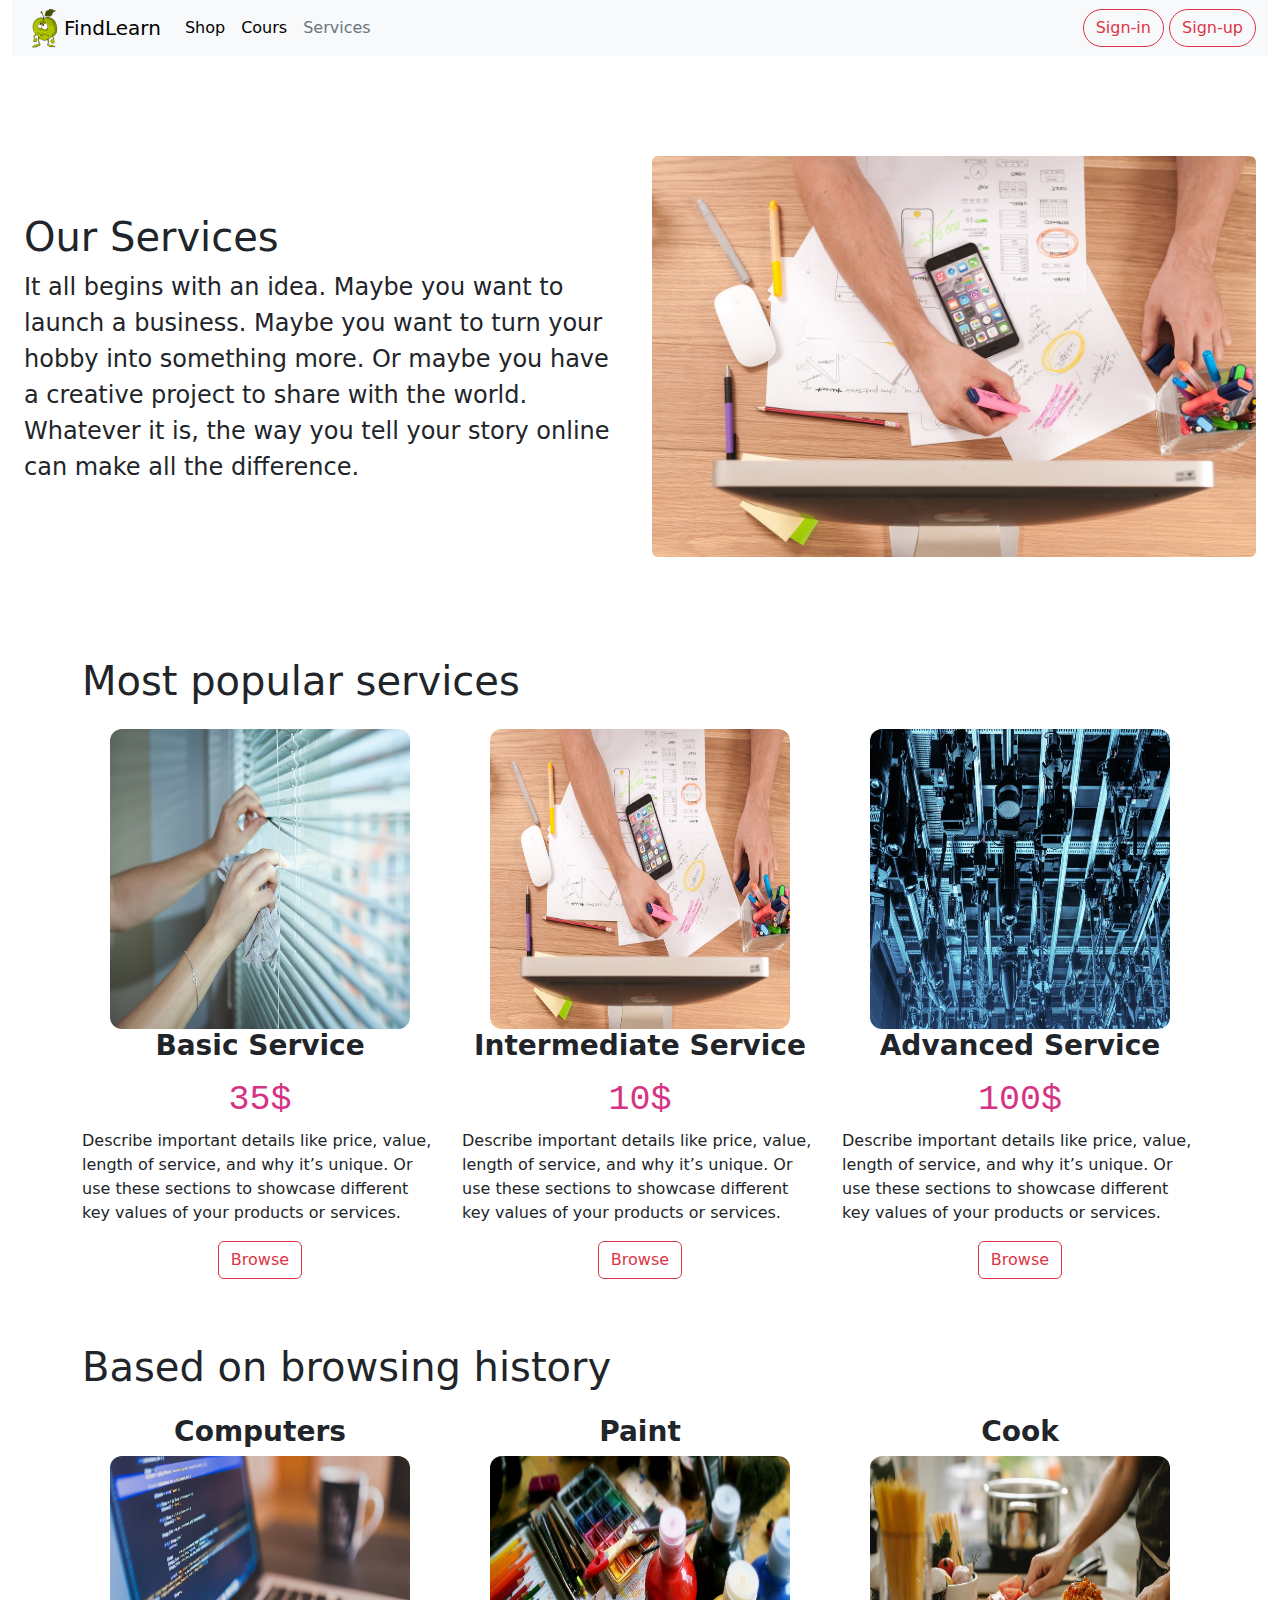
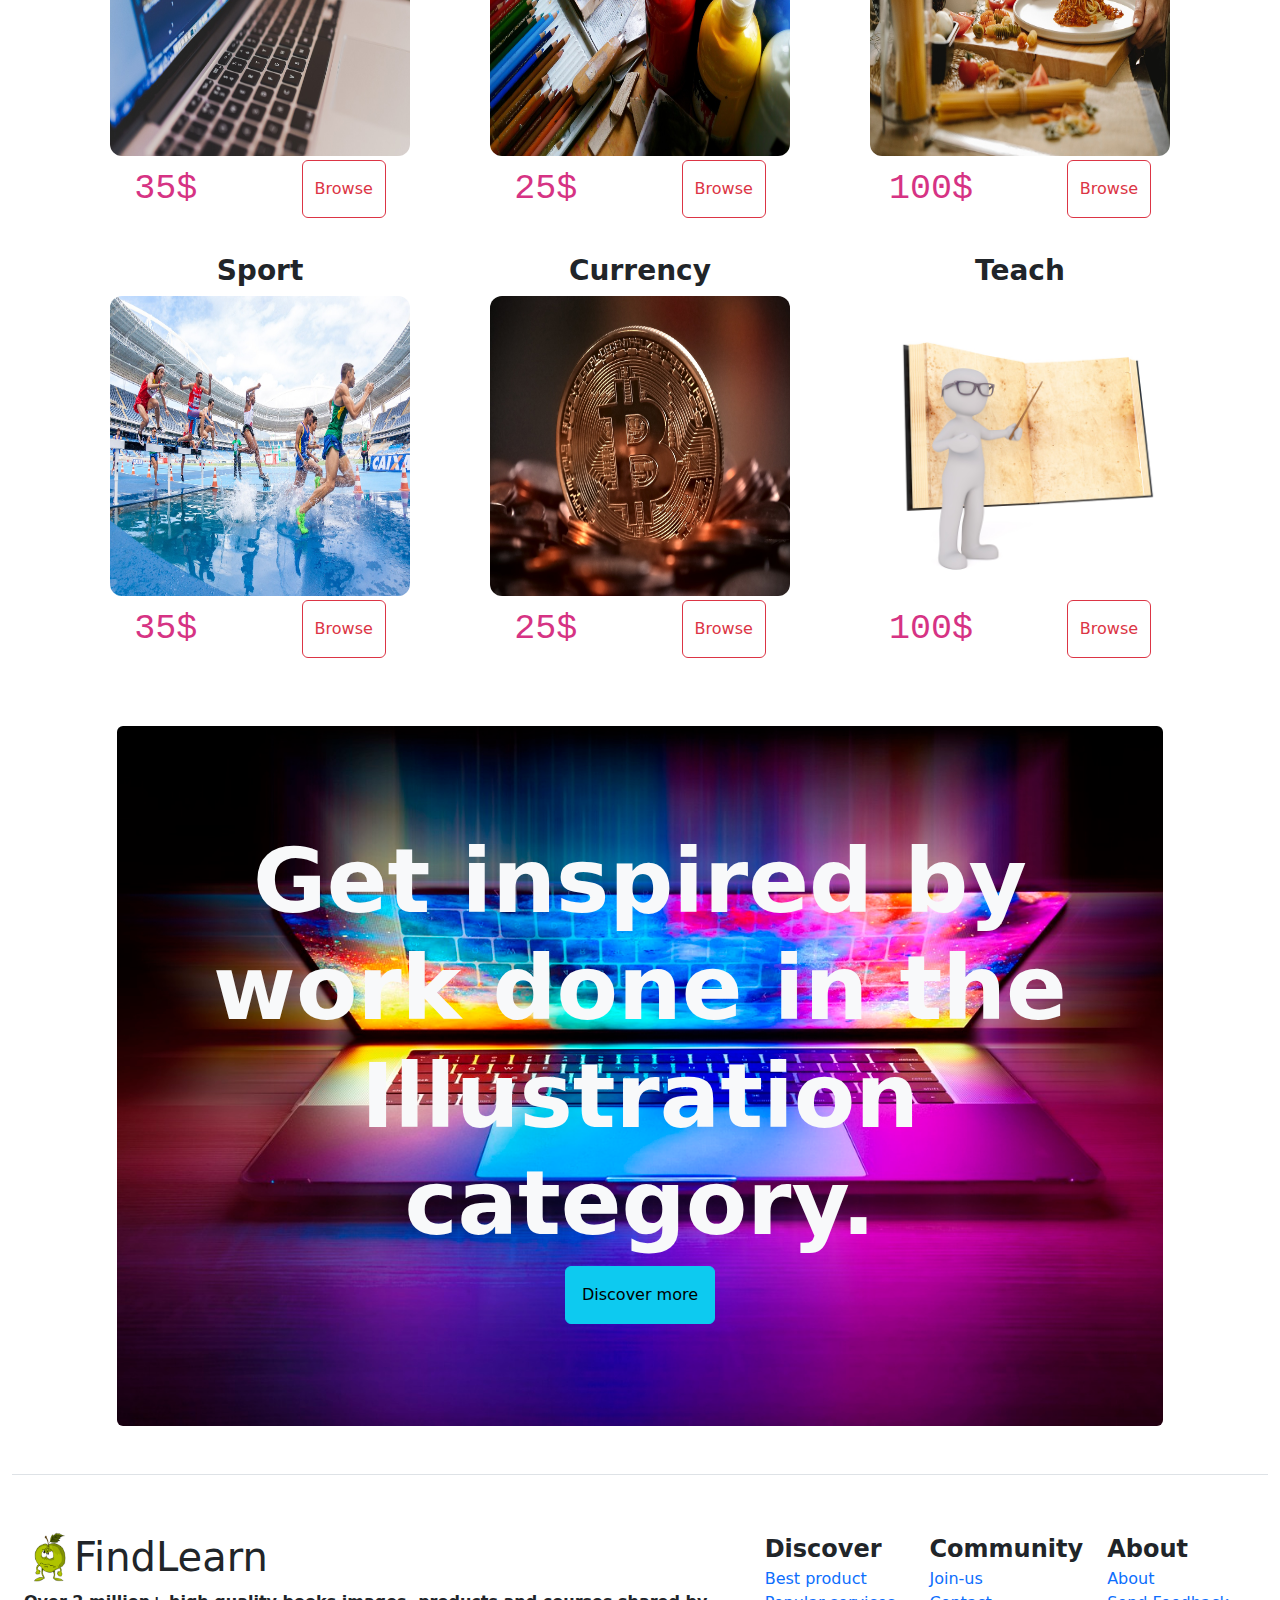
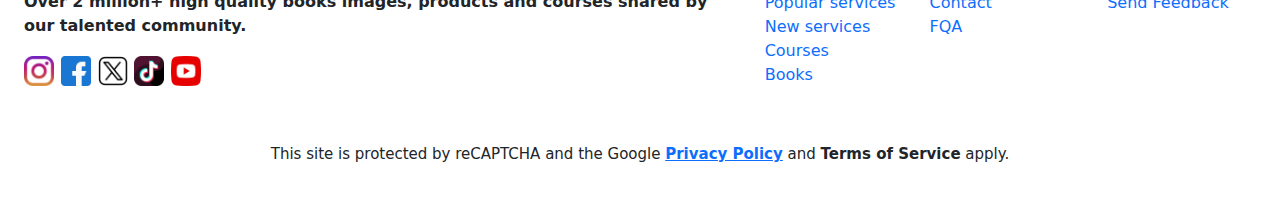
<file: html/services.html>
<!DOCTYPE html>
<html>
<head>
	<meta charset="utf-8">
	<meta name="viewport" content="width=device-width, initial-scale=1">
	<title>Welcome to the shop systeme</title>
	<link href="https://cdn.jsdelivr.net/npm/bootstrap@5.3.3/dist/css/bootstrap.min.css" rel="stylesheet" integrity="sha384-QWTKZyjpPEjISv5WaRU9OFeRpok6YctnYmDr5pNlyT2bRjXh0JMhjY6hW+ALEwIH" crossorigin="anonymous">
</head>
<body>

	<div class="container-fluid">
		

		<nav class="navbar navbar-expand-lg bg-body-tertiary">
			  <div class="container-fluid"><img src="../assets/logo/one.png" alt="Logo" width="40" height="40" class="d-inline-block align-text-top">
			    <a class="navbar-brand" href="/index.html">FindLearn</a>
			    <button class="navbar-toggler" type="button" data-bs-toggle="collapse" data-bs-target="#navbarScroll" aria-controls="navbarScroll" aria-expanded="false" aria-label="Toggle navigation">
			      <span class="navbar-toggler-icon"></span>
			    </button>
			    <div class="collapse navbar-collapse" id="navbarScroll">
			      <ul class="navbar-nav me-auto my-2 my-lg-0 navbar-nav-scroll" style="--bs-scroll-height: 100px;">
			        <li class="nav-item">
			          <a class="nav-link active" aria-current="page" href="/html/shop.html">Shop</a>
			        </li>
			        <li class="nav-item">
			          <a class="nav-link active" href="/html/courses.html">Cours</a>
			        </li>
			        <li class="nav-item">
			          <a class="nav-link active link-secondary" href="/html/services.html" aria-disabled="true">Services</a>
			        </li>
			      </ul>
			      <div class="flex">
			      	<a href="/html/signin.html" class="btn btn-outline-danger" style="border-radius:30px" type="submit">Sign-in</a>
			      	<a href="/html/signup.html" class="btn btn-outline-danger" style="border-radius:30px" type="submit">Sign-up</a>
			      </div>
			    </div>
			</div>
		</nav>





		<div class="container-fluid my-1 py-5 ">
			<div class="row my-5">
				<div class="col-x-12 col-lg-6 d-flex flex-column justify-content-center">
					<h1 class="fs-1" >Our Services</h1>
					<p class="fs-4">It all begins with an idea. Maybe you want to launch a business. Maybe you want to turn your hobby into something more. Or maybe you have a creative project to share with the world. Whatever it is, the way you tell your story online can make all the difference.</p>
					
				</div>
				<div class="col-x-12 col-lg-6">
					<img class="img-fluid rounded" src="../assets/pics/ux.jpg">
				</div>
			</div>
		</div>







		<div class="container py-auto" id="popular">
			<h1>Most popular services</h1>
			<div class="d-flex row justify-content-between">
				<div class="container d-flex flex-column col-12 col-lg-4 align-items-center py-3">
					<img class="img-fluid" style="border-radius:4%; height:300px; width:300px " src="../assets/pics/basic.jpg" />
					<h3><strong>Basic Service</strong></h3>
					<h1><code>35$</code></h1>
					<p>Describe important details like price, value, length of service, and why it’s unique. Or use these sections to showcase different key values of your products or services.</p>
					<button class="btn btn-outline-danger">Browse</button>
				</div>
				<div class="container d-flex flex-column col-12 col-lg-4 align-items-center py-3">
					<img class="img-fluid" style="border-radius:4%; height:300px; width:300px " src="../assets/pics/intermediate.jpg" />
					<h3><strong>Intermediate Service</strong></h3>
					<h1><code>10$</code></h1>
					<p>Describe important details like price, value, length of service, and why it’s unique. Or use these sections to showcase different key values of your products or services.</p>
					<button class="btn btn-outline-danger">Browse</button>
				</div>
				<div class="container d-flex flex-column col-12 col-lg-4 align-items-center py-3">
					<img class="img-fluid" style="border-radius:4%; height:300px; width:300px " src="../assets/pics/advanced.jpg" />
					<h3><strong>Advanced Service</strong></h3>
					<h1><code>100$</code></h1>
					<p>Describe important details like price, value, length of service, and why it’s unique. Or use these sections to showcase different key values of your products or services.</p>
					<button class="btn btn-outline-danger">Browse</button>
				</div>
			</div>
		</div>





		<div class="container py-5" id="new">
			<h1>Based on browsing history</h1>
			<div class="d-flex row justify-content-between">
				<div class="container d-flex flex-column col-12 col-lg-4 align-items-center py-3">
					<h3><strong>Computers</strong></h3>
					<img class="img-fluid" style="border-radius:4%; height:300px; width:300px " src="../assets/pics/computer.jpg" />
					<div class="d-flex w-100 my-1 justify-content-around">
						<h1><code>35$</code></h1>
						<button class="btn btn-outline-danger">Browse</button>
					</div>
				</div>
				<div class="container d-flex flex-column col-12 col-lg-4 align-items-center py-3">
					<h3><strong>Paint</strong></h3>
					<img class="img-fluid" style="border-radius:4%; height:300px; width:300px " src="../assets/pics/paint.jpg" />
					<div class="d-flex w-100 my-1 justify-content-around">
						<h1><code>25$</code></h1>
						<button class="btn btn-outline-danger">Browse</button>
					</div>
				</div>
				<div class="container d-flex flex-column col-12 col-lg-4 align-items-center py-3">
					<h3><strong>Cook</strong></h3>
					<img class="img-fluid" style="border-radius:4%; height:300px; width:300px " src="../assets/pics/cook.jpg" />
					<div class="d-flex w-100 my-1 justify-content-around">
						<h1><code>100$</code></h1>
						<button class="btn btn-outline-danger">Browse</button>
					</div>
				</div>
			</div>

			<div class="d-flex row justify-content-between">
				<div class="container d-flex flex-column col-12 col-lg-4 align-items-center py-3">
					<h3><strong>Sport</strong></h3>
					<img class="img-fluid" style="border-radius:4%; height:300px; width:300px " src="../assets/pics/sport.jpg" />
					<div class="d-flex w-100 my-1 justify-content-around">
						<h1><code>35$</code></h1>
						<button class="btn btn-outline-danger">Browse</button>
					</div>
				</div>
				<div class="container d-flex flex-column col-12 col-lg-4 align-items-center py-3">
					<h3><strong>Currency</strong></h3>
					<img class="img-fluid" style="border-radius:4%; height:300px; width:300px " src="../assets/pics/currency.jpg" />
					<div class="d-flex w-100 my-1 justify-content-around">
						<h1><code>25$</code></h1>
						<button class="btn btn-outline-danger">Browse</button>
					</div>
				</div>
				<div class="container d-flex flex-column col-12 col-lg-4 align-items-center py-3">
					<h3><strong>Teach</strong></h3>
					<img class="img-fluid" style="border-radius:4%; height:300px; width:300px " src="../assets/pics/teach.jpg" />
					<div class="d-flex w-100 my-1 justify-content-around">
						<h1><code>100$</code></h1>
						<button class="btn btn-outline-danger">Browse</button>
					</div>
				</div>
			</div>



		</div>






		<div class="d-flex justify-content-center align-items-center">
			<img src="../assets/pics/laptop.jpg" class="img-fluid rounded" style="height:700px" alt="...">
			<div class="position-absolute text-center text-alert w-75">
				<h1 class="fw-bold text-light" style="font-size:7vw">Get inspired by work done in the Illustration category.</h1>

				<a href="/html/courses.html#newbooks" class="btn btn-info p-3" >Discover more</a>
			</div>
		</div>










		<div class="container-fluid my-5  border-top">
			<div class="row my-5">
				<div class="container d-flex flex-column col-x-12 col-lg-7 justify-content-around ">
					<div>
						<h1 class="d-flex align-items-center"> <img src="../assets/logo/one.png" alt="Logo" width="50" height="50" class="d-inline-block align-text-top"> FindLearn</h1>
						<strong>Over 2 million+ high quality books images, products and courses shared by our talented community.</strong>
					</div>
					<div class="w-25 d-flex justify-content-between" >
						<a href="https://www.instagram.com/" target="_blank"><img style="height:30px; width:30px" src="../assets/pics/instagram.png"></a>
						<a href="https://web.facebook.com" target="_blank"><img style="height:30px; width:30px" src="../assets/pics/facebook.png"></a>
						<a href="https://x.com" target="_blank"><img style="height:30px; width:30px" src="../assets/pics/twitter.png"></a>
						<a href="https://www.tiktok.com" target="_blank"><img style="height:30px; width:30px" src="../assets/pics/tiktok.png"></a>
						<a href="https://www.youtube.com" target="_blank"><img style="height:30px; width:30px" src="../assets/pics/youtube.png"></a>
					</div>
				</div>
				<div class="container d-flex col-x-12 col-lg-5 justify-content-center p-2">
					<div class=" container d-flex flex-column">
						<strong class="fs-4">Discover</strong>
						<a class="link-offset-2 link-underline link-underline-opacity-0 link-primary" href="/html/shop.html#shop">Best product</a>
						<a class="link-offset-2 link-underline link-underline-opacity-0 link-primary"  href="/html/services.html#popular">Popular services</a>
						<a class="link-offset-2 link-underline link-underline-opacity-0 link-primary"  href="/html/services.html#new">New services</a>
						<a class="link-offset-2 link-underline link-underline-opacity-0 link-primary"  href="/html/courses.html#courses">Courses</a>
						<a class="link-offset-2 link-underline link-underline-opacity-0 link-primary"  href="/html/courses.html#newbooks">Books</a>
					</div>
					<div class="container d-flex flex-column">
						<strong class="fs-4">Community</strong>
						<a  class="link-offset-2 text-start link-underline link-underline-opacity-0 link-primary"  href="/html/signup.html">Join-us</a>
						<a class="link-offset-2 link-underline link-underline-opacity-0 link-primary"  href="/index.html#contact">Contact</a>
						<a class="link-offset-2 link-underline link-underline-opacity-0 link-primary"  href="/html/courses.html#fqa">FQA</a>
					</div>
					<div class="container d-flex flex-column">
						<strong class="fs-4">About</strong>
						<a class="link-offset-2 link-underline link-underline-opacity-0 link-primary"  href="/index.html#contact">About</a>
						<a class="link-offset-2 link-underline link-underline-opacity-0 link-primary"  href="/index.html#contact">Send Feedback</a>
					</div>
				</div>
			</div>
			<div class="text-center" >
				<p style="font-size:15px">
					This site is protected by reCAPTCHA and the Google <strong><a href="/html/privacy.html">Privacy Policy</a></strong> and <strong>Terms of Service</strong> apply.
				</p>
			</div>
		</div>





	</div>

	<script src="https://cdn.jsdelivr.net/npm/bootstrap@5.3.3/dist/js/bootstrap.bundle.min.js" integrity="sha384-YvpcrYf0tY3lHB60NNkmXc5s9fDVZLESaAA55NDzOxhy9GkcIdslK1eN7N6jIeHz" crossorigin="anonymous"></script>
</body>
</html>
</file>
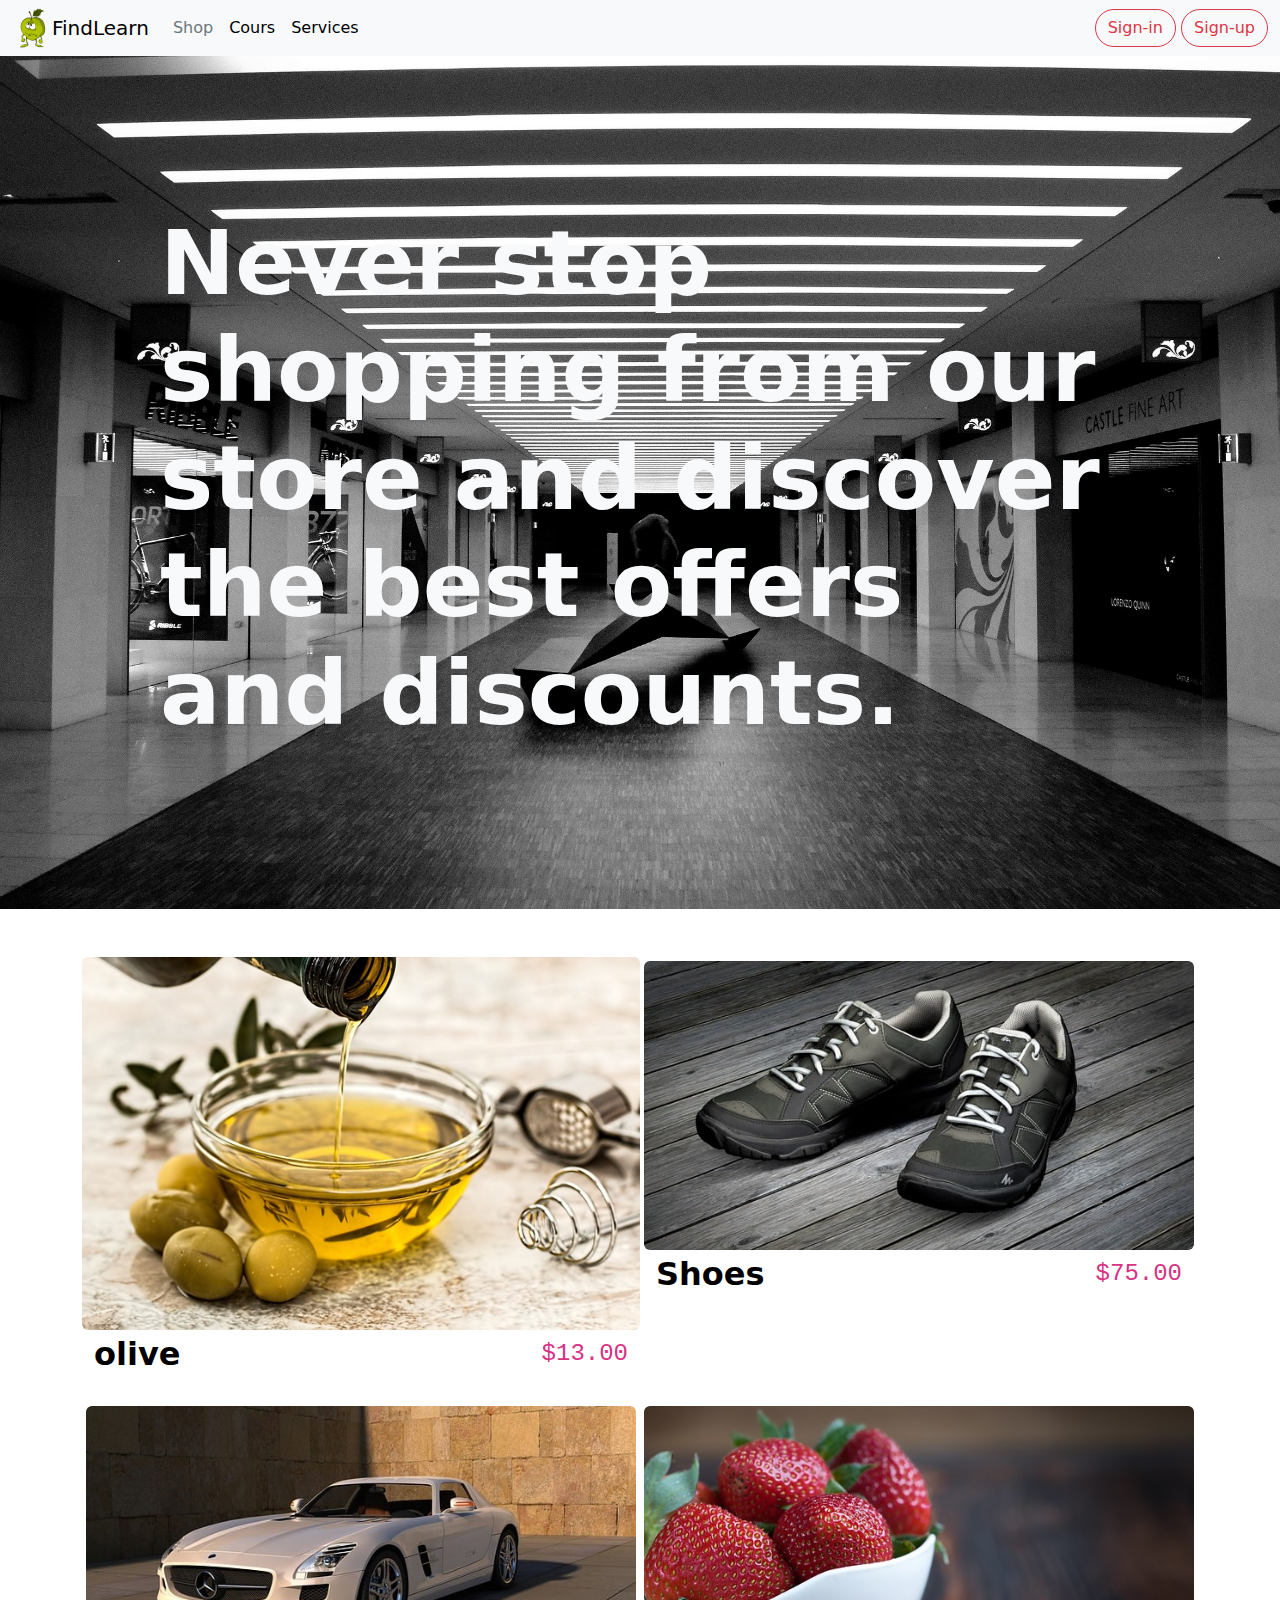
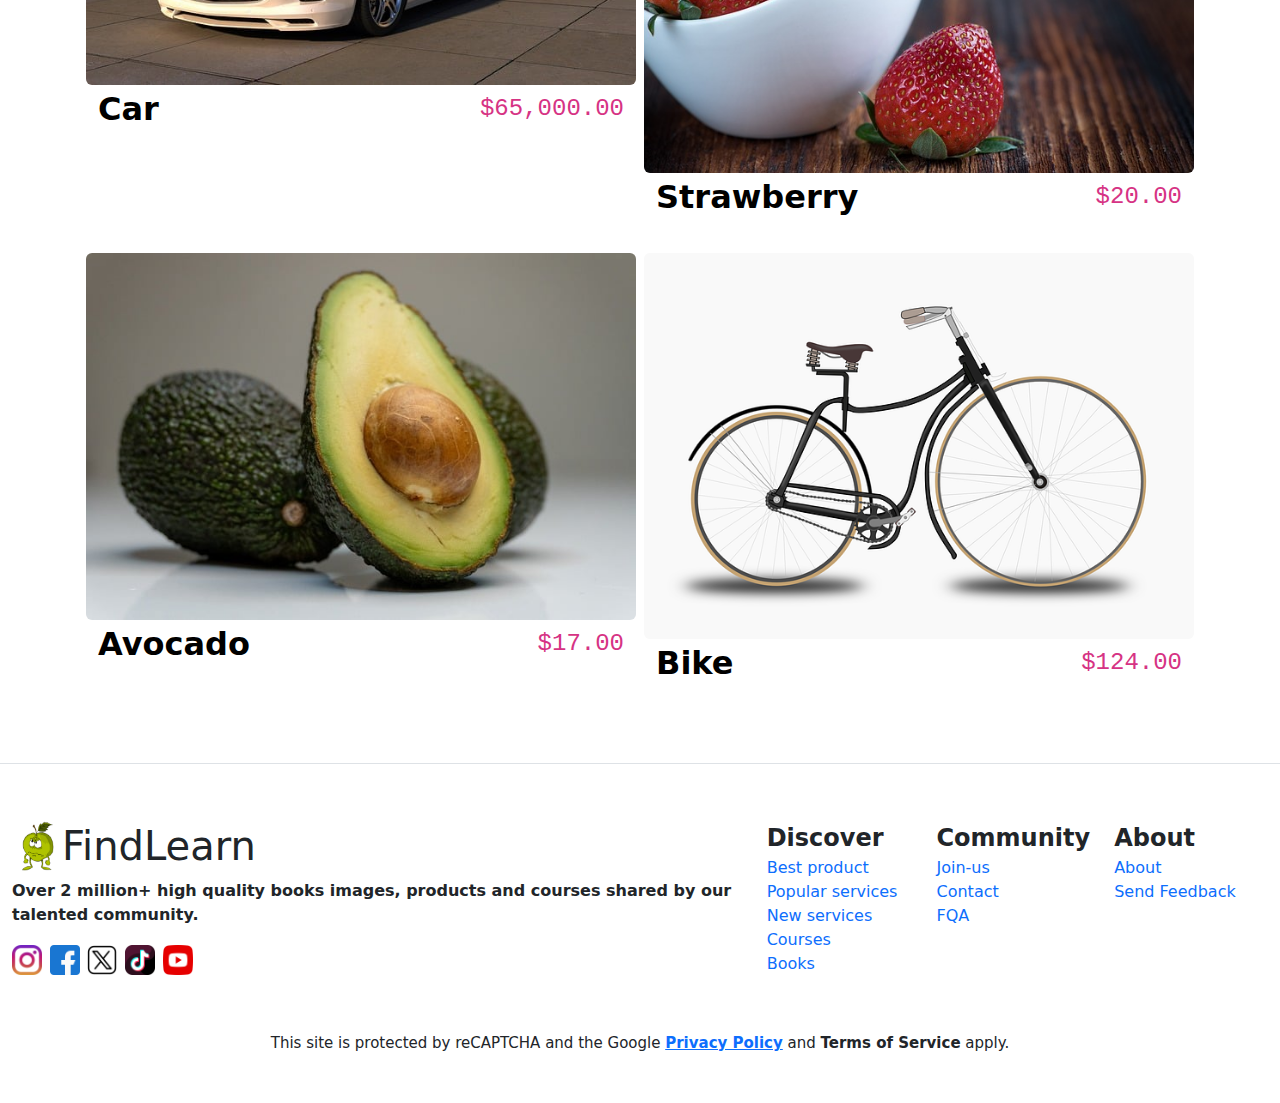
<file: html/shop.html>
<!DOCTYPE html>
<html>
<head>
	<meta charset="utf-8">
	<meta name="viewport" content="width=device-width, initial-scale=1">
	<title>Welcome to the shop systeme</title>
	<link href="https://cdn.jsdelivr.net/npm/bootstrap@5.3.3/dist/css/bootstrap.min.css" rel="stylesheet" integrity="sha384-QWTKZyjpPEjISv5WaRU9OFeRpok6YctnYmDr5pNlyT2bRjXh0JMhjY6hW+ALEwIH" crossorigin="anonymous">
</head>
<body>

	<div class="container-fluid" style="padding:0px">
		

		<nav class="navbar navbar-expand-lg bg-body-tertiary">
			  <div class="container-fluid"><img src="../assets/logo/one.png" alt="Logo" width="40" height="40" class="d-inline-block align-text-top">
			    <a class="navbar-brand" href="/index.html">FindLearn</a>
			    <button class="navbar-toggler" type="button" data-bs-toggle="collapse" data-bs-target="#navbarScroll" aria-controls="navbarScroll" aria-expanded="false" aria-label="Toggle navigation">
			      <span class="navbar-toggler-icon"></span>
			    </button>
			    <div class="collapse navbar-collapse" id="navbarScroll">
			      <ul class="navbar-nav me-auto my-2 my-lg-0 navbar-nav-scroll" style="--bs-scroll-height: 100px;">
			        <li class="nav-item">
			          <a class="nav-link active link-secondary" aria-current="page" href="/html/shop.html">Shop</a>
			        </li>
			        <li class="nav-item">
			          <a class="nav-link active" href="/html/courses.html">Cours</a>
			        </li>
			        <li class="nav-item">
			          <a class="nav-link active" href="/html/services.html" aria-disabled="true">Services</a>
			        </li>
			      </ul>
			      <div class="flex">
			      	<a href="/html/signin.html" class="btn btn-outline-danger" style="border-radius:30px" type="submit">Sign-in</a>
			      	<a href="/html/signup.html" class="btn btn-outline-danger" style="border-radius:30px" type="submit">Sign-up</a>
			      </div>
			    </div>
			</div>
		</nav>



<!-- 		<div class="d-flex justify-content-center align-items-center">
			<img src="../assets/pics/learn01.jpg" class="img-fluid" style="height:50%" alt="...">
			<div class="position-absolute text-alert w-75">
				<h1 class="fw-bold text-light" style="font-size:10vw">Never stop learning phrase written with a typewriter.</h1>
			</div>
		</div>
 -->


		<div class="d-flex justify-content-center align-items-center">
			<img src="../assets/pics/shopway.jpg" class="img-fluid" style="height:50%" alt="...">
			<div class="position-absolute text-alert w-75">
				<h1 class="fw-bold text-light" style="font-size:7vw">Never stop shopping from our store and discover the best offers and discounts.</h1>
			</div>
		</div>






		<div class="container flex-wrap d-flex my-5" id="shop">
			<div class="p-auto mb-4 mb-4 col-12 col-lg-6 ">
				<img class="img-fluid rounded" src="../assets/pics/olive.jpg">
				<div class="container d-flex justify-content-between align-items-center">
					<strong class="fs-2 text-black">olive</strong>
					<code class="fs-4">$13.00</code>
				</div>
			</div>
			<div class="p-1 mb-4 col-12 col-lg-6">
				<img class="img-fluid rounded" src="../assets/pics/shoes.jpg">
				<div class="container d-flex justify-content-between align-items-center">
					<strong class="fs-2 text-black">Shoes</strong>
					<code class="fs-4">$75.00</code>
				</div>
			</div>
			<div class="p-1 mb-4 col-12 col-lg-6">
				<img class="img-fluid rounded" src="../assets/pics/car.jpg">
				<div class="container d-flex justify-content-between align-items-center">
					<strong class="fs-2 text-black">Car</strong>
					<code class="fs-4">$65,000.00</code>
				</div>
			</div>
			<div class="p-1 mb-4 col-12 col-lg-6">
				<img class="img-fluid rounded" src="../assets/pics/strawberry.jpg">
				<div class="container d-flex justify-content-between align-items-center">
					<strong class="fs-2 text-black">Strawberry</strong>
					<code class="fs-4">$20.00</code>
				</div>
			</div>
			<div class="p-1 mb-4 col-12 col-lg-6">
				<img class="img-fluid rounded" src="../assets/pics/avocado.jpg">
				<div class="container d-flex justify-content-between align-items-center">
					<strong class="fs-2 text-black">Avocado</strong>
					<code class="fs-4">$17.00</code>
				</div>
			</div>
			<div class="p-1 mb-4 col-12 col-lg-6">
				<img class="img-fluid rounded" src="../assets/pics/bike.png">
				<div class="container d-flex justify-content-between align-items-center">
					<strong class="fs-2 text-black">Bike</strong>
					<code class="fs-4">$124.00</code>
				</div>
			</div>
		</div>






		<div class="container-fluid my-5  border-top">
			<div class="row my-5">
				<div class="container d-flex flex-column col-x-12 col-lg-7 justify-content-around ">
					<div>
						<h1 class="d-flex align-items-center"> <img src="../assets/logo/one.png" alt="Logo" width="50" height="50" class="d-inline-block align-text-top"> FindLearn</h1>
						<strong>Over 2 million+ high quality books images, products and courses shared by our talented community.</strong>
					</div>
					<div class="w-25 d-flex justify-content-between" >
						<a href="https://www.instagram.com/" target="_blank"><img style="height:30px; width:30px" src="../assets/pics/instagram.png"></a>
						<a href="https://web.facebook.com" target="_blank"><img style="height:30px; width:30px" src="../assets/pics/facebook.png"></a>
						<a href="https://x.com" target="_blank"><img style="height:30px; width:30px" src="../assets/pics/twitter.png"></a>
						<a href="https://www.tiktok.com" target="_blank"><img style="height:30px; width:30px" src="../assets/pics/tiktok.png"></a>
						<a href="https://www.youtube.com" target="_blank"><img style="height:30px; width:30px" src="../assets/pics/youtube.png"></a>
					</div>
				</div>
				<div class="container d-flex col-x-12 col-lg-5 justify-content-center p-2">
					<div class=" container d-flex flex-column">
						<strong class="fs-4">Discover</strong>
						<a class="link-offset-2 link-underline link-underline-opacity-0 link-primary" href="/html/shop.html#shop">Best product</a>
						<a class="link-offset-2 link-underline link-underline-opacity-0 link-primary"  href="/html/services.html#popular">Popular services</a>
						<a class="link-offset-2 link-underline link-underline-opacity-0 link-primary"  href="/html/services.html#new">New services</a>
						<a class="link-offset-2 link-underline link-underline-opacity-0 link-primary"  href="/html/courses.html#courses">Courses</a>
						<a class="link-offset-2 link-underline link-underline-opacity-0 link-primary"  href="/html/courses.html#newbooks">Books</a>
					</div>
					<div class="container d-flex flex-column">
						<strong class="fs-4">Community</strong>
						<a  class="link-offset-2 text-start link-underline link-underline-opacity-0 link-primary"  href="/html/signup.html">Join-us</a>
						<a class="link-offset-2 link-underline link-underline-opacity-0 link-primary"  href="/index.html#contact">Contact</a>
						<a class="link-offset-2 link-underline link-underline-opacity-0 link-primary"  href="/html/courses.html#fqa">FQA</a>
					</div>
					<div class="container d-flex flex-column">
						<strong class="fs-4">About</strong>
						<a class="link-offset-2 link-underline link-underline-opacity-0 link-primary"  href="/index.html#contact">About</a>
						<a class="link-offset-2 link-underline link-underline-opacity-0 link-primary"  href="/index.html#contact">Send Feedback</a>
					</div>
				</div>
			</div>
			<div class="text-center" >
				<p style="font-size:15px">
					This site is protected by reCAPTCHA and the Google <strong><a href="/html/privacy.html">Privacy Policy</a></strong> and <strong>Terms of Service</strong> apply.
				</p>
			</div>
		</div>



	</div>

	<script src="https://cdn.jsdelivr.net/npm/bootstrap@5.3.3/dist/js/bootstrap.bundle.min.js" integrity="sha384-YvpcrYf0tY3lHB60NNkmXc5s9fDVZLESaAA55NDzOxhy9GkcIdslK1eN7N6jIeHz" crossorigin="anonymous"></script>
</body>
</html>
</file>
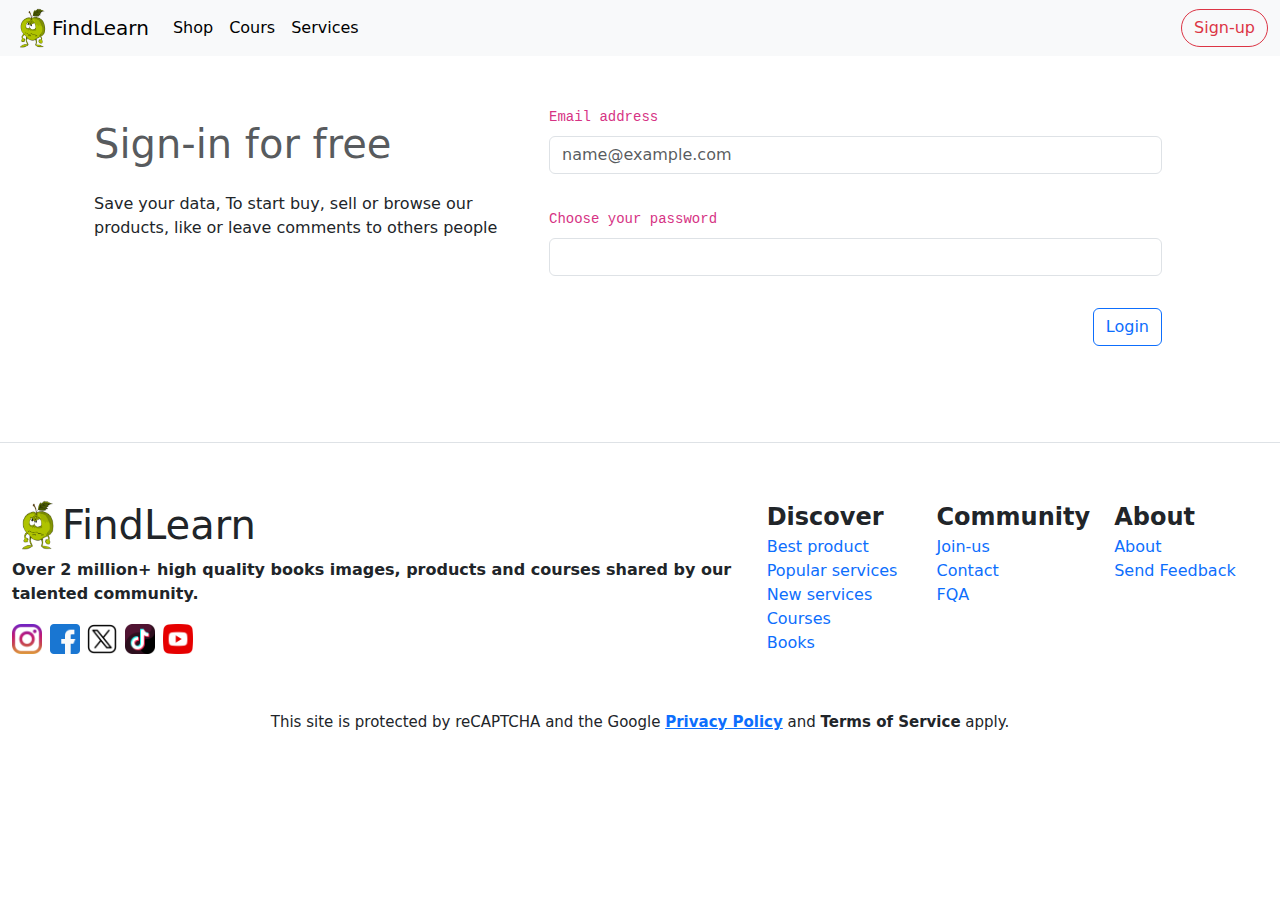
<file: html/signin.html>
<!DOCTYPE html>
<html>
<head>
	<meta charset="utf-8">
	<meta name="viewport" content="width=device-width, initial-scale=1">
	<title>business web site</title>
	<link href="https://cdn.jsdelivr.net/npm/bootstrap@5.3.3/dist/css/bootstrap.min.css" rel="stylesheet" integrity="sha384-QWTKZyjpPEjISv5WaRU9OFeRpok6YctnYmDr5pNlyT2bRjXh0JMhjY6hW+ALEwIH" crossorigin="anonymous">
</head>
<body>

	<div class="">
		

		<nav class="navbar navbar-expand-lg bg-body-tertiary">
			  <div class="container-fluid"><img src="../assets/logo/one.png" alt="Logo" width="40" height="40" class="d-inline-block align-text-top">
			    <a class="navbar-brand" href="/index.html">FindLearn</a>
			    <button class="navbar-toggler" type="button" data-bs-toggle="collapse" data-bs-target="#navbarScroll" aria-controls="navbarScroll" aria-expanded="false" aria-label="Toggle navigation">
			      <span class="navbar-toggler-icon"></span>
			    </button>
			    <div class="collapse navbar-collapse" id="navbarScroll">
			      <ul class="navbar-nav me-auto my-2 my-lg-0 navbar-nav-scroll" style="--bs-scroll-height: 100px;">
			        <li class="nav-item">
			          <a class="nav-link active" aria-current="page" href="/html/shop.html">Shop</a>
			        </li>
			        <li class="nav-item">
			          <a class="nav-link active " href="/html/courses.html">Cours</a>
			        </li>
			        <li class="nav-item">
			          <a class="nav-link active" href="/html/services.html" aria-disabled="true">Services</a>
			        </li>
			      </ul>
			      <div class="flex">
			      	<a href="/html/signup.html" class="btn btn-outline-danger" style="border-radius:30px" type="submit">Sign-up</a>
			      </div>
			    </div>
			</div>
		</nav>





		<div class="container m-auto py-5">
			<div class="row container">
				
				<div class="col-12 col-lg-5">
					<h1 class="text-body-secondary py-3">Sign-in for free</h1>
					<p>Save your data, To start buy, sell or browse our products, like or leave comments to others people</p>
				</div>
				<div class="col-12 col-lg-7">
					


					<form class="row g-3 needs-validation" novalidate>
						<div class="mb-3">
						  <label for="exampleFormControlInput1" class="form-label"><code>Email address</code> </label>
						  <input type="email" class="form-control" id="exampleFormControlInput1" placeholder="name@example.com" required>
						</div>

						<div class="mb-3">
						  <label for="password" class="form-label"><code>Choose your password</code> </label>
						  <input type="password" class="form-control" id="password" required>
						</div>


						  <div class="col-12 text-end ">
						    <button class="btn btn-outline-primary" type="submit">Login</button>
						  </div>
						</form>

				</div>
			</div>
		</div>







		<div class="container-fluid my-5  border-top">
			<div class="row my-5">
				<div class="container d-flex flex-column col-x-12 col-lg-7 justify-content-around ">
					<div>
						<h1 class="d-flex align-items-center"> <img src="../assets/logo/one.png" alt="Logo" width="50" height="50" class="d-inline-block align-text-top"> FindLearn</h1>
						<strong>Over 2 million+ high quality books images, products and courses shared by our talented community.</strong>
					</div>
					<div class="w-25 d-flex justify-content-between" >
						<a href="https://www.instagram.com/" target="_blank"><img style="height:30px; width:30px" src="../assets/pics/instagram.png"></a>
						<a href="https://web.facebook.com" target="_blank"><img style="height:30px; width:30px" src="../assets/pics/facebook.png"></a>
						<a href="https://x.com" target="_blank"><img style="height:30px; width:30px" src="../assets/pics/twitter.png"></a>
						<a href="https://www.tiktok.com" target="_blank"><img style="height:30px; width:30px" src="../assets/pics/tiktok.png"></a>
						<a href="https://www.youtube.com" target="_blank"><img style="height:30px; width:30px" src="../assets/pics/youtube.png"></a>
					</div>
				</div>
				<div class="container d-flex col-x-12 col-lg-5 justify-content-center p-2">
					<div class=" container d-flex flex-column">
						<strong class="fs-4">Discover</strong>
						<a class="link-offset-2 link-underline link-underline-opacity-0 link-primary" href="/html/shop.html#shop">Best product</a>
						<a class="link-offset-2 link-underline link-underline-opacity-0 link-primary"  href="/html/services.html#popular">Popular services</a>
						<a class="link-offset-2 link-underline link-underline-opacity-0 link-primary"  href="/html/services.html#new">New services</a>
						<a class="link-offset-2 link-underline link-underline-opacity-0 link-primary"  href="/html/courses.html#courses">Courses</a>
						<a class="link-offset-2 link-underline link-underline-opacity-0 link-primary"  href="/html/courses.html#newbooks">Books</a>
					</div>
					<div class="container d-flex flex-column">
						<strong class="fs-4">Community</strong>
						<a  class="link-offset-2 text-start link-underline link-underline-opacity-0 link-primary"  href="/html/signup.html">Join-us</a>
						<a class="link-offset-2 link-underline link-underline-opacity-0 link-primary"  href="/index.html#contact">Contact</a>
						<a class="link-offset-2 link-underline link-underline-opacity-0 link-primary"  href="/html/courses.html#fqa">FQA</a>
					</div>
					<div class="container d-flex flex-column">
						<strong class="fs-4">About</strong>
						<a class="link-offset-2 link-underline link-underline-opacity-0 link-primary"  href="/index.html#contact">About</a>
						<a class="link-offset-2 link-underline link-underline-opacity-0 link-primary"  href="/index.html#contact">Send Feedback</a>
					</div>
				</div>
			</div>
			<div class="text-center" >
				<p style="font-size:15px">
					This site is protected by reCAPTCHA and the Google <strong><a href="/html/privacy.html">Privacy Policy</a></strong> and <strong>Terms of Service</strong> apply.
				</p>
			</div>
		</div>



	</div>

	<script src="https://cdn.jsdelivr.net/npm/bootstrap@5.3.3/dist/js/bootstrap.bundle.min.js" integrity="sha384-YvpcrYf0tY3lHB60NNkmXc5s9fDVZLESaAA55NDzOxhy9GkcIdslK1eN7N6jIeHz" crossorigin="anonymous"></script>
</body>
</html>
</file>
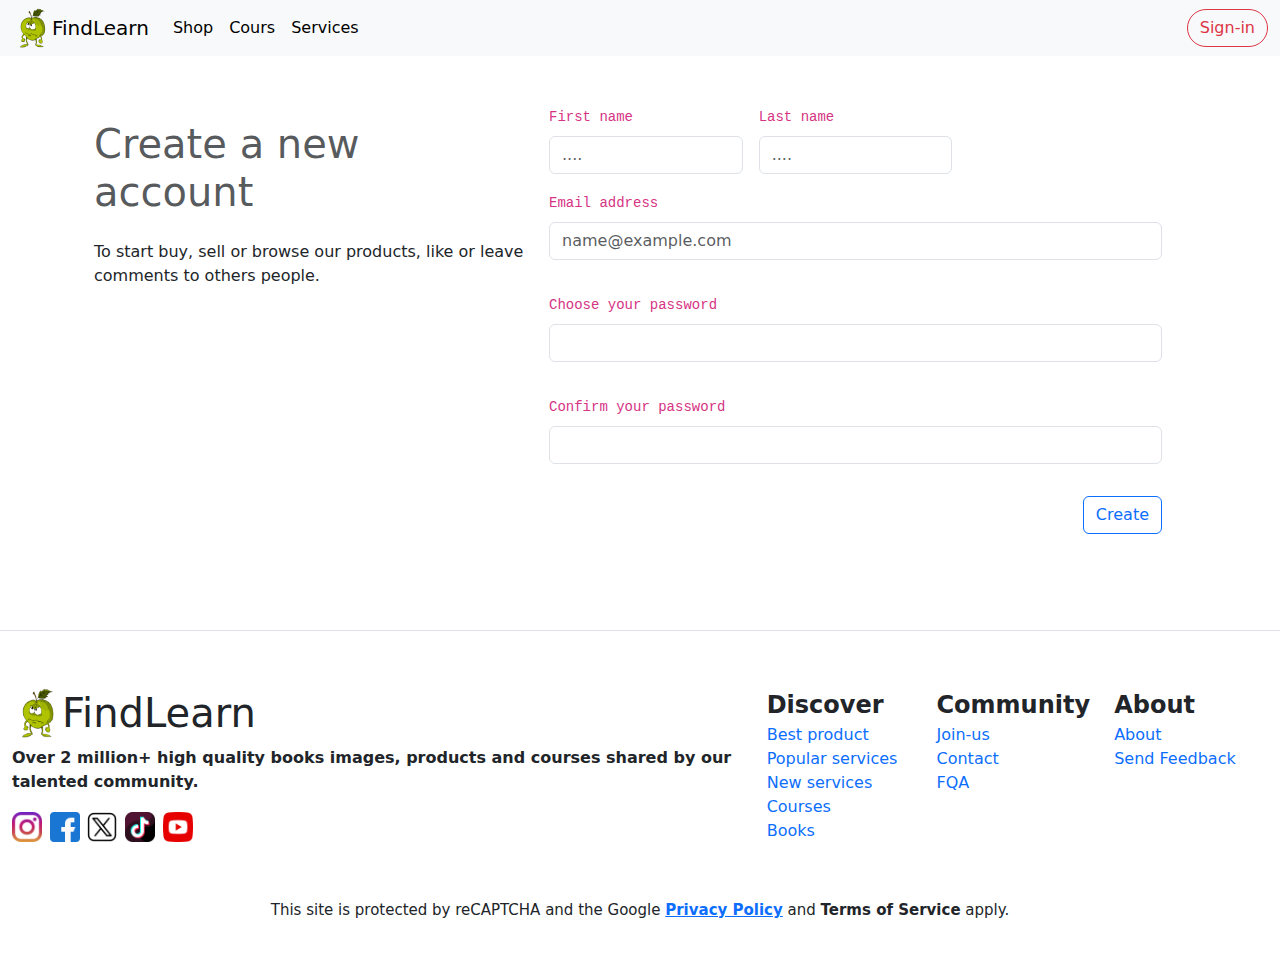
<file: html/signup.html>
<!DOCTYPE html>
<html>
<head>
	<meta charset="utf-8">
	<meta name="viewport" content="width=device-width, initial-scale=1">
	<title>business web site</title>
	<link href="https://cdn.jsdelivr.net/npm/bootstrap@5.3.3/dist/css/bootstrap.min.css" rel="stylesheet" integrity="sha384-QWTKZyjpPEjISv5WaRU9OFeRpok6YctnYmDr5pNlyT2bRjXh0JMhjY6hW+ALEwIH" crossorigin="anonymous">
</head>
<body>

	<div class="">
		

		<nav class="navbar navbar-expand-lg bg-body-tertiary">
			  <div class="container-fluid"><img src="../assets/logo/one.png" alt="Logo" width="40" height="40" class="d-inline-block align-text-top">
			    <a class="navbar-brand" href="/index.html">FindLearn</a>
			    <button class="navbar-toggler" type="button" data-bs-toggle="collapse" data-bs-target="#navbarScroll" aria-controls="navbarScroll" aria-expanded="false" aria-label="Toggle navigation">
			      <span class="navbar-toggler-icon"></span>
			    </button>
			    <div class="collapse navbar-collapse" id="navbarScroll">
			      <ul class="navbar-nav me-auto my-2 my-lg-0 navbar-nav-scroll" style="--bs-scroll-height: 100px;">
			        <li class="nav-item">
			          <a class="nav-link active" aria-current="page" href="/html/shop.html">Shop</a>
			        </li>
			        <li class="nav-item">
			          <a class="nav-link active " href="/html/courses.html">Cours</a>
			        </li>
			        <li class="nav-item">
			          <a class="nav-link active" href="/html/services.html" aria-disabled="true">Services</a>
			        </li>
			      </ul>
			      <div class="flex">
			      	<a href="/html/signin.html" class="btn btn-outline-danger" style="border-radius:30px" type="submit">Sign-in</a>
			      </div>
			    </div>
			</div>
		</nav>




		<div class="container me-auto py-5">
			<div class="row container">
				
				<div class="col-12 col-lg-5">
					<h1 class="text-body-secondary py-3">Create a new account</h1>
					<p>To start buy, sell or browse our products, like or leave comments to others people.</p>
				</div>
				<div class="col-12 col-lg-7">
					


				<form class="row g-3 needs-validation" novalidate>
				  <div class="col-md-4 position-relative">
				    <label for="validationTooltip01" class="form-label"><code>First name</code></label>
				    <input type="text" class="form-control" id="validationTooltip01" placeholder="...." value="" required>
				    <div class="valid-tooltip">
				      Looks good!
				    </div>
				  </div>
				  <div class="col-md-4 position-relative">
				    <label for="validationTooltip02" class="form-label"><code>Last name</code> </label>
				    <input type="text" class="form-control" id="validationTooltip02" placeholder="...." value="" required>
				    <div class="valid-tooltip">
				      Looks good!
				    </div>
				  </div>

				<div class="mb-3">
				  <label for="exampleFormControlInput1" class="form-label"><code>Email address</code> </label>
				  <input type="email" class="form-control" id="exampleFormControlInput1" placeholder="name@example.com" required>
				</div>

				<div class="mb-3">
				  <label for="password" class="form-label"><code>Choose your password</code> </label>
				  <input type="password" class="form-control" id="password" required>
				</div>

				<div class="mb-3">
				  <label for="passwordConfirm" class="form-label"><code>Confirm your password</code> </label>
				  <input type="password" class="form-control" id="passwordConfirm" required>
				</div>

				  <div class="col-12 text-end ">
				    <button class="btn btn-outline-primary" type="submit">Create</button>
				  </div>
				</form>

				</div>
			</div>
		</div>





		<div class="container-fluid my-5  border-top">
			<div class="row my-5">
				<div class="container d-flex flex-column col-x-12 col-lg-7 justify-content-around ">
					<div>
						<h1 class="d-flex align-items-center"> <img src="../assets/logo/one.png" alt="Logo" width="50" height="50" class="d-inline-block align-text-top"> FindLearn</h1>
						<strong>Over 2 million+ high quality books images, products and courses shared by our talented community.</strong>
					</div>
					<div class="w-25 d-flex justify-content-between" >
						<a href="https://www.instagram.com/" target="_blank"><img style="height:30px; width:30px" src="../assets/pics/instagram.png"></a>
						<a href="https://web.facebook.com" target="_blank"><img style="height:30px; width:30px" src="../assets/pics/facebook.png"></a>
						<a href="https://x.com" target="_blank"><img style="height:30px; width:30px" src="../assets/pics/twitter.png"></a>
						<a href="https://www.tiktok.com" target="_blank"><img style="height:30px; width:30px" src="../assets/pics/tiktok.png"></a>
						<a href="https://www.youtube.com" target="_blank"><img style="height:30px; width:30px" src="../assets/pics/youtube.png"></a>
					</div>
				</div>
				<div class="container d-flex col-x-12 col-lg-5 justify-content-center p-2">
					<div class=" container d-flex flex-column">
						<strong class="fs-4">Discover</strong>
						<a class="link-offset-2 link-underline link-underline-opacity-0 link-primary" href="/html/shop.html#shop">Best product</a>
						<a class="link-offset-2 link-underline link-underline-opacity-0 link-primary"  href="/html/services.html#popular">Popular services</a>
						<a class="link-offset-2 link-underline link-underline-opacity-0 link-primary"  href="/html/services.html#new">New services</a>
						<a class="link-offset-2 link-underline link-underline-opacity-0 link-primary"  href="/html/courses.html#courses">Courses</a>
						<a class="link-offset-2 link-underline link-underline-opacity-0 link-primary"  href="/html/courses.html#newbooks">Books</a>
					</div>
					<div class="container d-flex flex-column">
						<strong class="fs-4">Community</strong>
						<a  class="link-offset-2 text-start link-underline link-underline-opacity-0 link-primary"  href="/html/signup.html">Join-us</a>
						<a class="link-offset-2 link-underline link-underline-opacity-0 link-primary"  href="/index.html#contact">Contact</a>
						<a class="link-offset-2 link-underline link-underline-opacity-0 link-primary"  href="/html/courses.html#fqa">FQA</a>
					</div>
					<div class="container d-flex flex-column">
						<strong class="fs-4">About</strong>
						<a class="link-offset-2 link-underline link-underline-opacity-0 link-primary"  href="/index.html#contact">About</a>
						<a class="link-offset-2 link-underline link-underline-opacity-0 link-primary"  href="/index.html#contact">Send Feedback</a>
					</div>
				</div>
			</div>
			<div class="text-center" >
				<p style="font-size:15px">
					This site is protected by reCAPTCHA and the Google <strong><a href="/html/privacy.html">Privacy Policy</a></strong> and <strong>Terms of Service</strong> apply.
				</p>
			</div>
		</div>



	</div>

	<script src="https://cdn.jsdelivr.net/npm/bootstrap@5.3.3/dist/js/bootstrap.bundle.min.js" integrity="sha384-YvpcrYf0tY3lHB60NNkmXc5s9fDVZLESaAA55NDzOxhy9GkcIdslK1eN7N6jIeHz" crossorigin="anonymous"></script>
</body>
</html>
</file>
